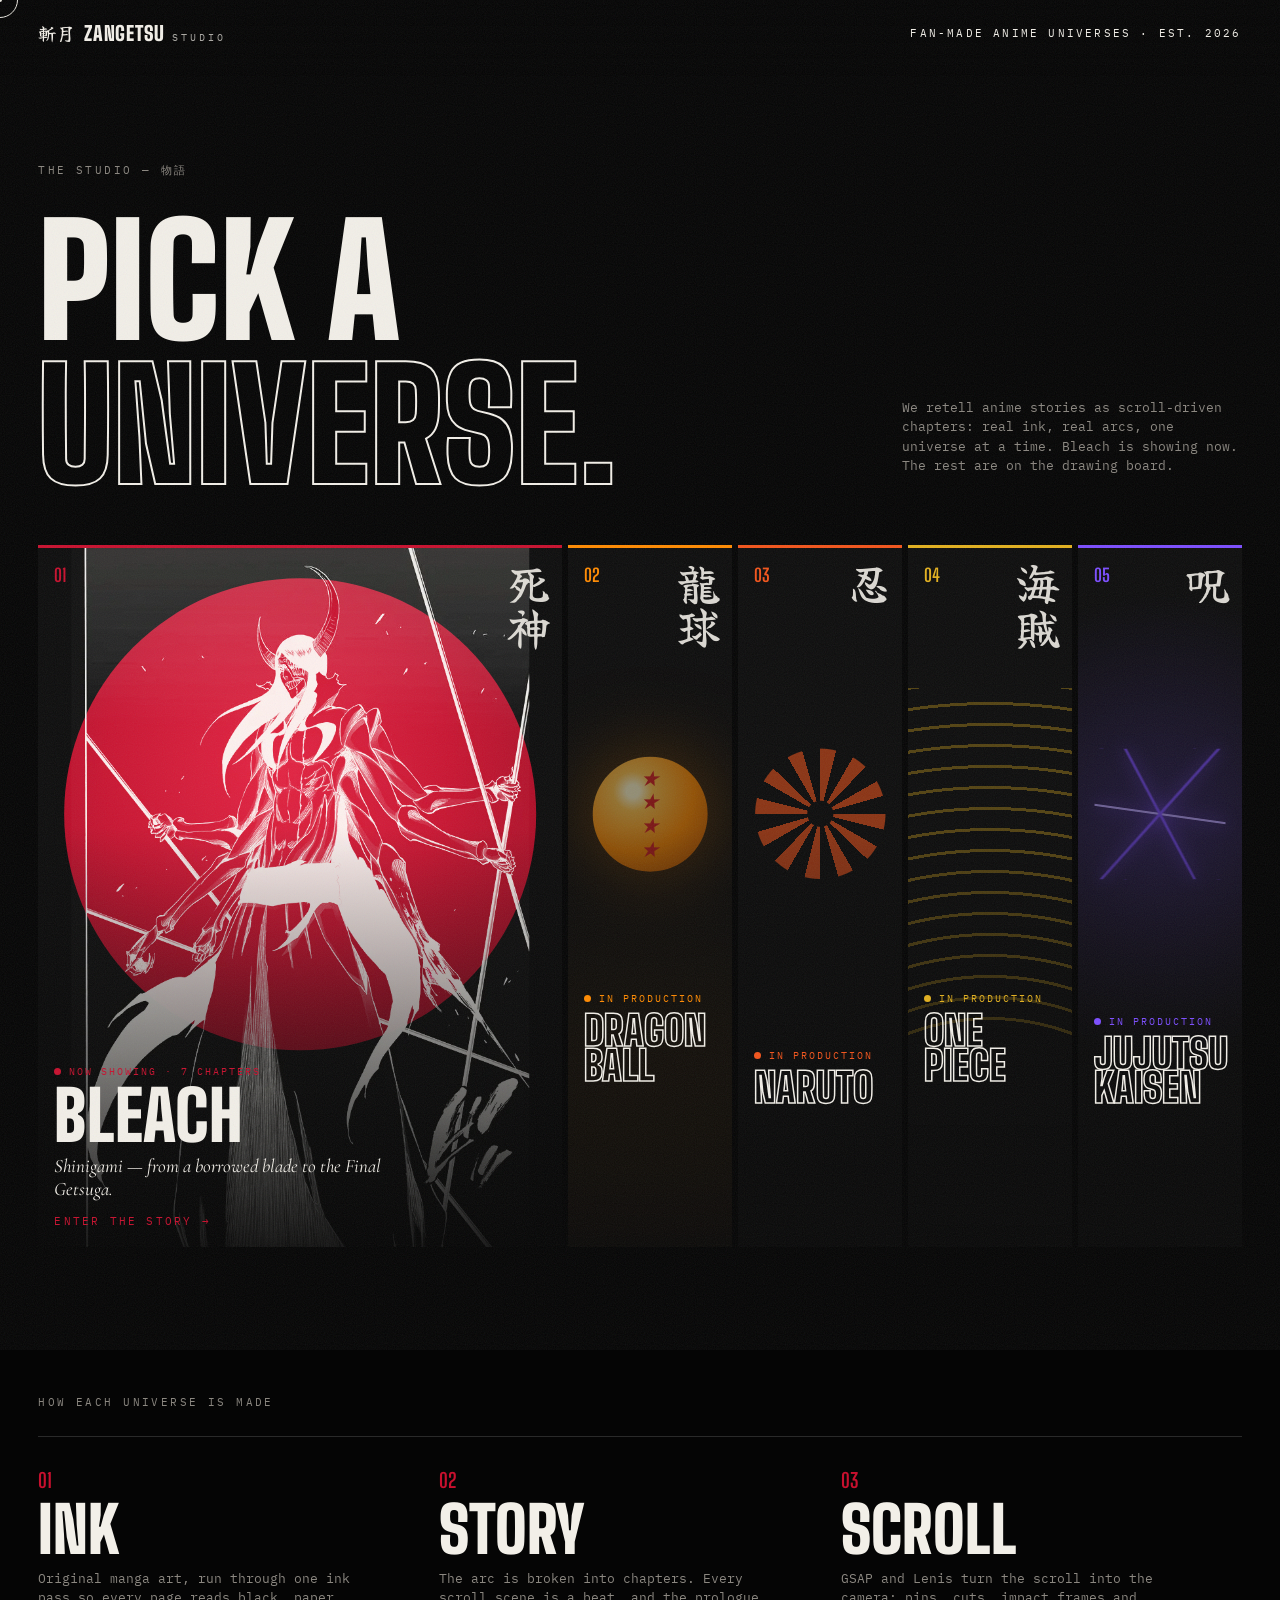
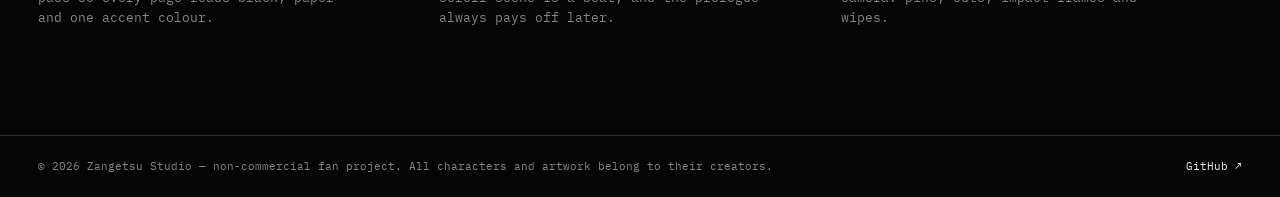
<file: index.html>
<!doctype html>
<html lang="en">
<head>
  <meta charset="utf-8">
  <meta name="viewport" content="width=device-width, initial-scale=1">
  <title>Zangetsu Studio</title>
  <meta name="description" content="Zangetsu Studio — fan-made anime universes, told as hand-inked, scroll-driven stories.">
  <link rel="preconnect" href="https://fonts.googleapis.com">
  <link rel="preconnect" href="https://fonts.gstatic.com" crossorigin>
  <link href="https://fonts.googleapis.com/css2?family=Big+Shoulders+Display:wght@500;700;900&family=Cormorant+Garamond:ital,wght@1,500;1,600&family=IBM+Plex+Mono:wght@400;500&family=Yuji+Syuku&display=swap" rel="stylesheet">
  <link rel="stylesheet" href="shared/home.css">
</head>
<body>
  <div class="grain" aria-hidden="true"></div>
  <div class="cursor" aria-hidden="true"><span></span></div>
  <div class="wipe-out" aria-hidden="true"></div>

  <header class="nav">
    <a href="./" class="nav-logo"><b>斬月</b> ZANGETSU<span>STUDIO</span></a>
    <span class="nav-meta">FAN-MADE ANIME UNIVERSES · EST. 2026</span>
  </header>

  <main>
    <section class="intro">
      <span class="eyebrow">THE STUDIO — 物語</span>
      <h1 class="intro-title">
        <span class="line"><span>PICK A</span></span>
        <span class="line"><span><em>UNIVERSE.</em></span></span>
      </h1>
      <p class="intro-sub">We retell anime stories as scroll-driven chapters: real ink, real arcs, one universe at a time. Bleach is showing now. The rest are on the drawing board.</p>
    </section>

    <section class="universes" aria-label="Universes">
      <a class="uni is-live" href="bleach/" style="--accent:#c8102e" data-name="BLEACH">
        <div class="uni-art"><img src="bleach/assets/art/hero.webp" alt=""><i class="moon"></i></div>
        <span class="uni-n">01</span>
        <span class="uni-kanji">死神</span>
        <div class="uni-body">
          <span class="uni-status"><i></i>NOW SHOWING · 7 CHAPTERS</span>
          <h2 class="uni-name">BLEACH</h2>
          <p class="uni-tag">Shinigami — from a borrowed blade to the Final Getsuga.</p>
          <span class="uni-cta">ENTER THE STORY →</span>
        </div>
      </a>
      <a class="uni" href="dragonball/" style="--accent:#ff8a00" data-name="DRAGON BALL">
        <div class="uni-art art-db"><i class="orb"></i></div>
        <span class="uni-n">02</span>
        <span class="uni-kanji">龍球</span>
        <div class="uni-body">
          <span class="uni-status"><i></i>IN PRODUCTION</span>
          <h2 class="uni-name">DRAGON<br>BALL</h2>
          <p class="uni-tag">Seven orbs, one wish, and a Saiyan who never stops getting stronger.</p>
          <span class="uni-cta">SEE THE BOARD →</span>
        </div>
      </a>
      <a class="uni" href="naruto/" style="--accent:#f2541b" data-name="NARUTO">
        <div class="uni-art art-naruto"><i class="swirl"></i></div>
        <span class="uni-n">03</span>
        <span class="uni-kanji">忍</span>
        <div class="uni-body">
          <span class="uni-status"><i></i>IN PRODUCTION</span>
          <h2 class="uni-name">NARUTO</h2>
          <p class="uni-tag">The village outcast who decided to be Hokage anyway.</p>
          <span class="uni-cta">SEE THE BOARD →</span>
        </div>
      </a>
      <a class="uni" href="onepiece/" style="--accent:#e2b01e" data-name="ONE PIECE">
        <div class="uni-art art-op"><i class="waves"></i></div>
        <span class="uni-n">04</span>
        <span class="uni-kanji">海賊</span>
        <div class="uni-body">
          <span class="uni-status"><i></i>IN PRODUCTION</span>
          <h2 class="uni-name">ONE<br>PIECE</h2>
          <p class="uni-tag">A straw hat, a rubber crew, and the edge of the Grand Line.</p>
          <span class="uni-cta">SEE THE BOARD →</span>
        </div>
      </a>
      <a class="uni" href="jujutsukaisen/" style="--accent:#7b4dff" data-name="JUJUTSU KAISEN">
        <div class="uni-art art-jjk"><i class="cracks"></i></div>
        <span class="uni-n">05</span>
        <span class="uni-kanji">呪</span>
        <div class="uni-body">
          <span class="uni-status"><i></i>IN PRODUCTION</span>
          <h2 class="uni-name">JUJUTSU<br>KAISEN</h2>
          <p class="uni-tag">Curses, domains, and a boy who swallowed a king.</p>
          <span class="uni-cta">SEE THE BOARD →</span>
        </div>
      </a>
    </section>

    <section class="method">
      <span class="eyebrow">HOW EACH UNIVERSE IS MADE</span>
      <ol>
        <li><b>01</b><h3>INK</h3><p>Original manga art, run through one ink pass so every page reads black, paper and one accent colour.</p></li>
        <li><b>02</b><h3>STORY</h3><p>The arc is broken into chapters. Every scroll scene is a beat, and the prologue always pays off later.</p></li>
        <li><b>03</b><h3>SCROLL</h3><p>GSAP and Lenis turn the scroll into the camera: pins, cuts, impact frames and wipes.</p></li>
      </ol>
    </section>
  </main>

  <footer class="foot">
    <span>© 2026 Zangetsu Studio — non-commercial fan project. All characters and artwork belong to their creators.</span>
    <a href="https://github.com/Sayandeep1013/ZangetsuStudio">GitHub ↗</a>
  </footer>

  <script src="shared/vendor/gsap.min.js"></script>
  <script src="shared/home.js"></script>
</body>
</html>
</file>
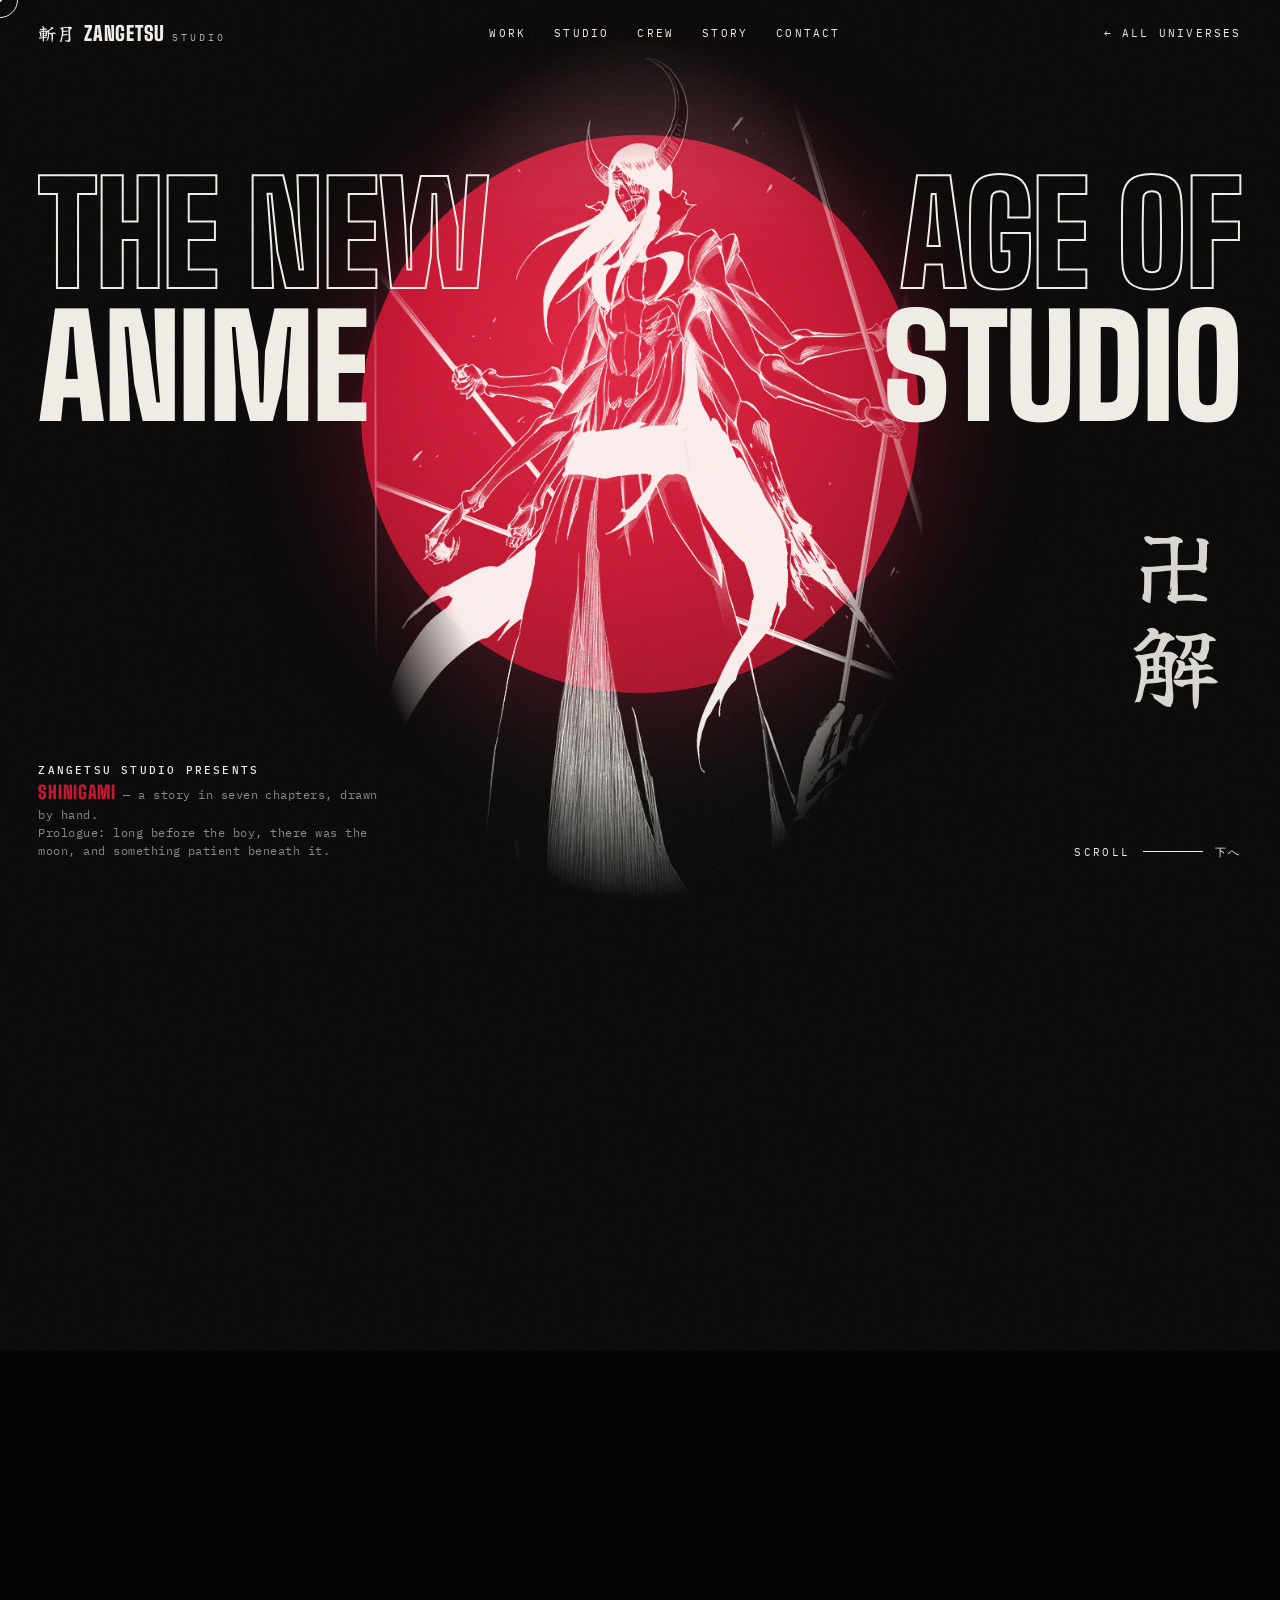
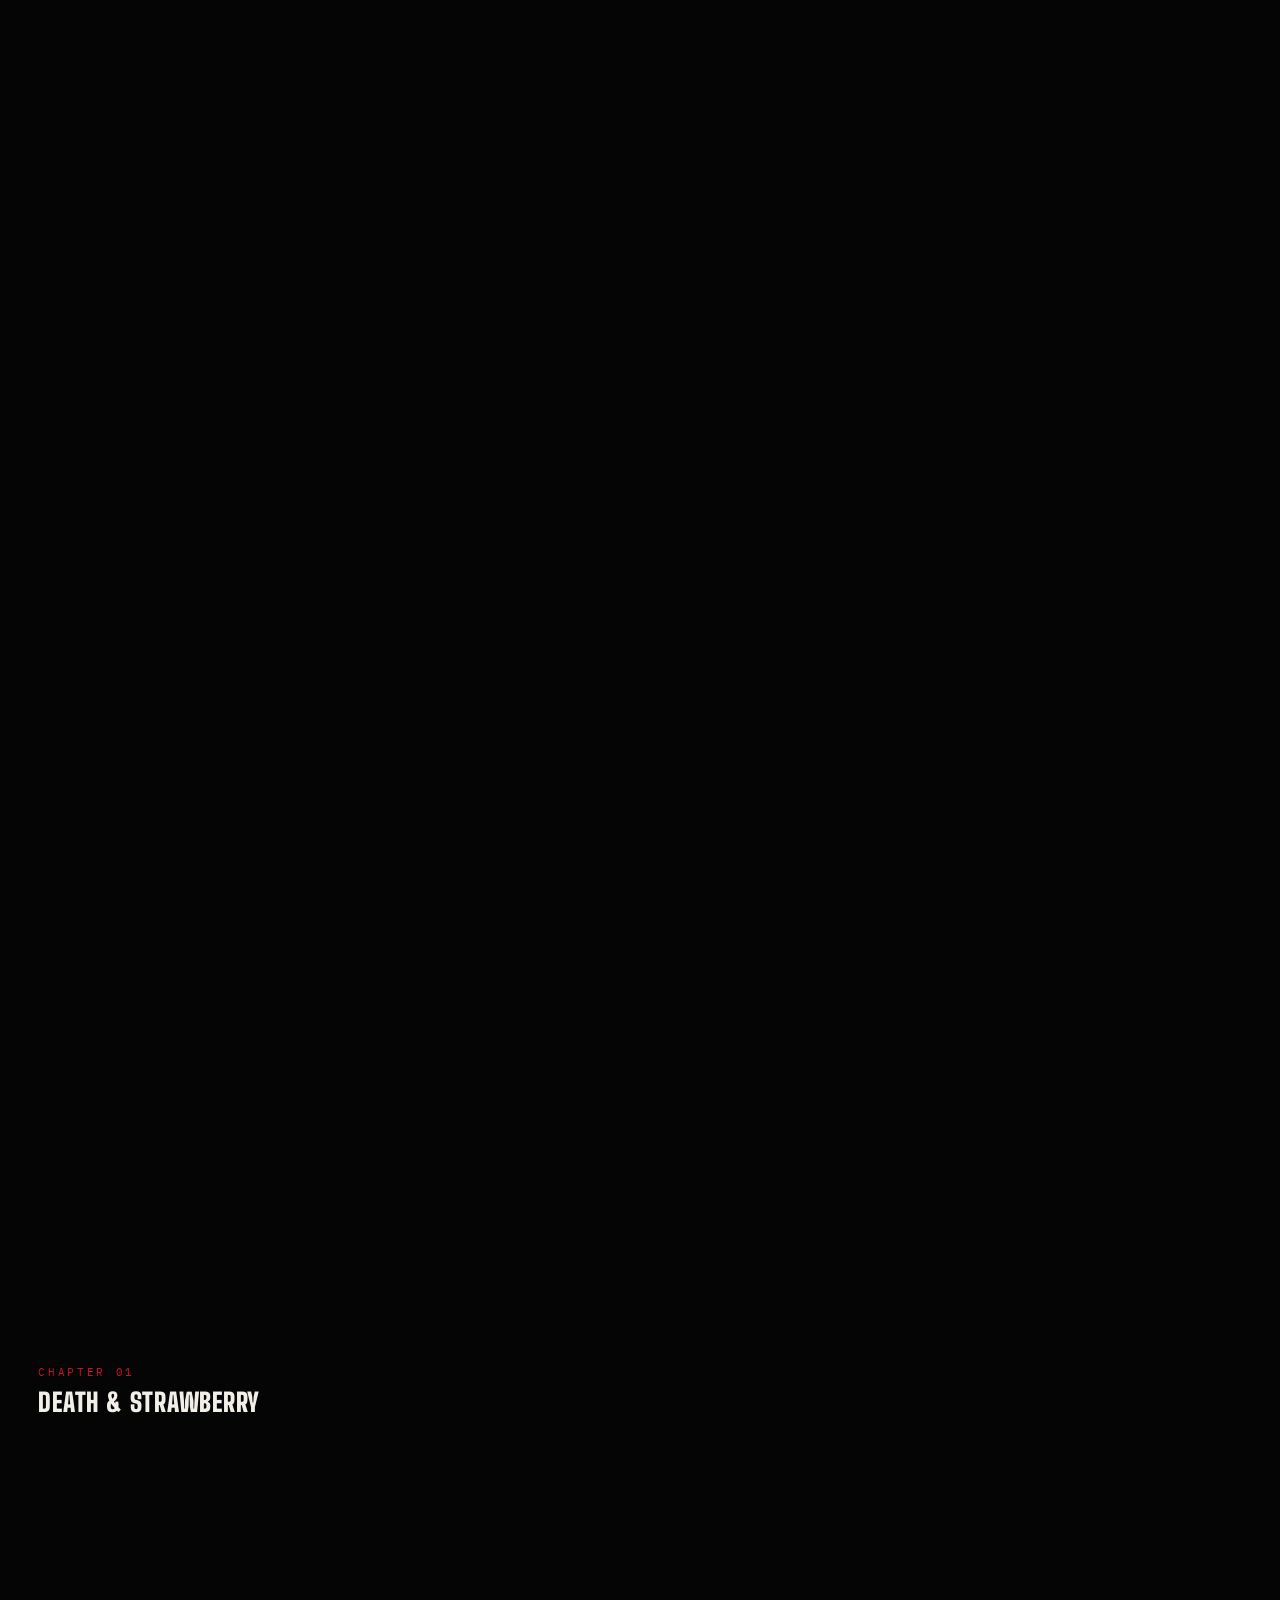
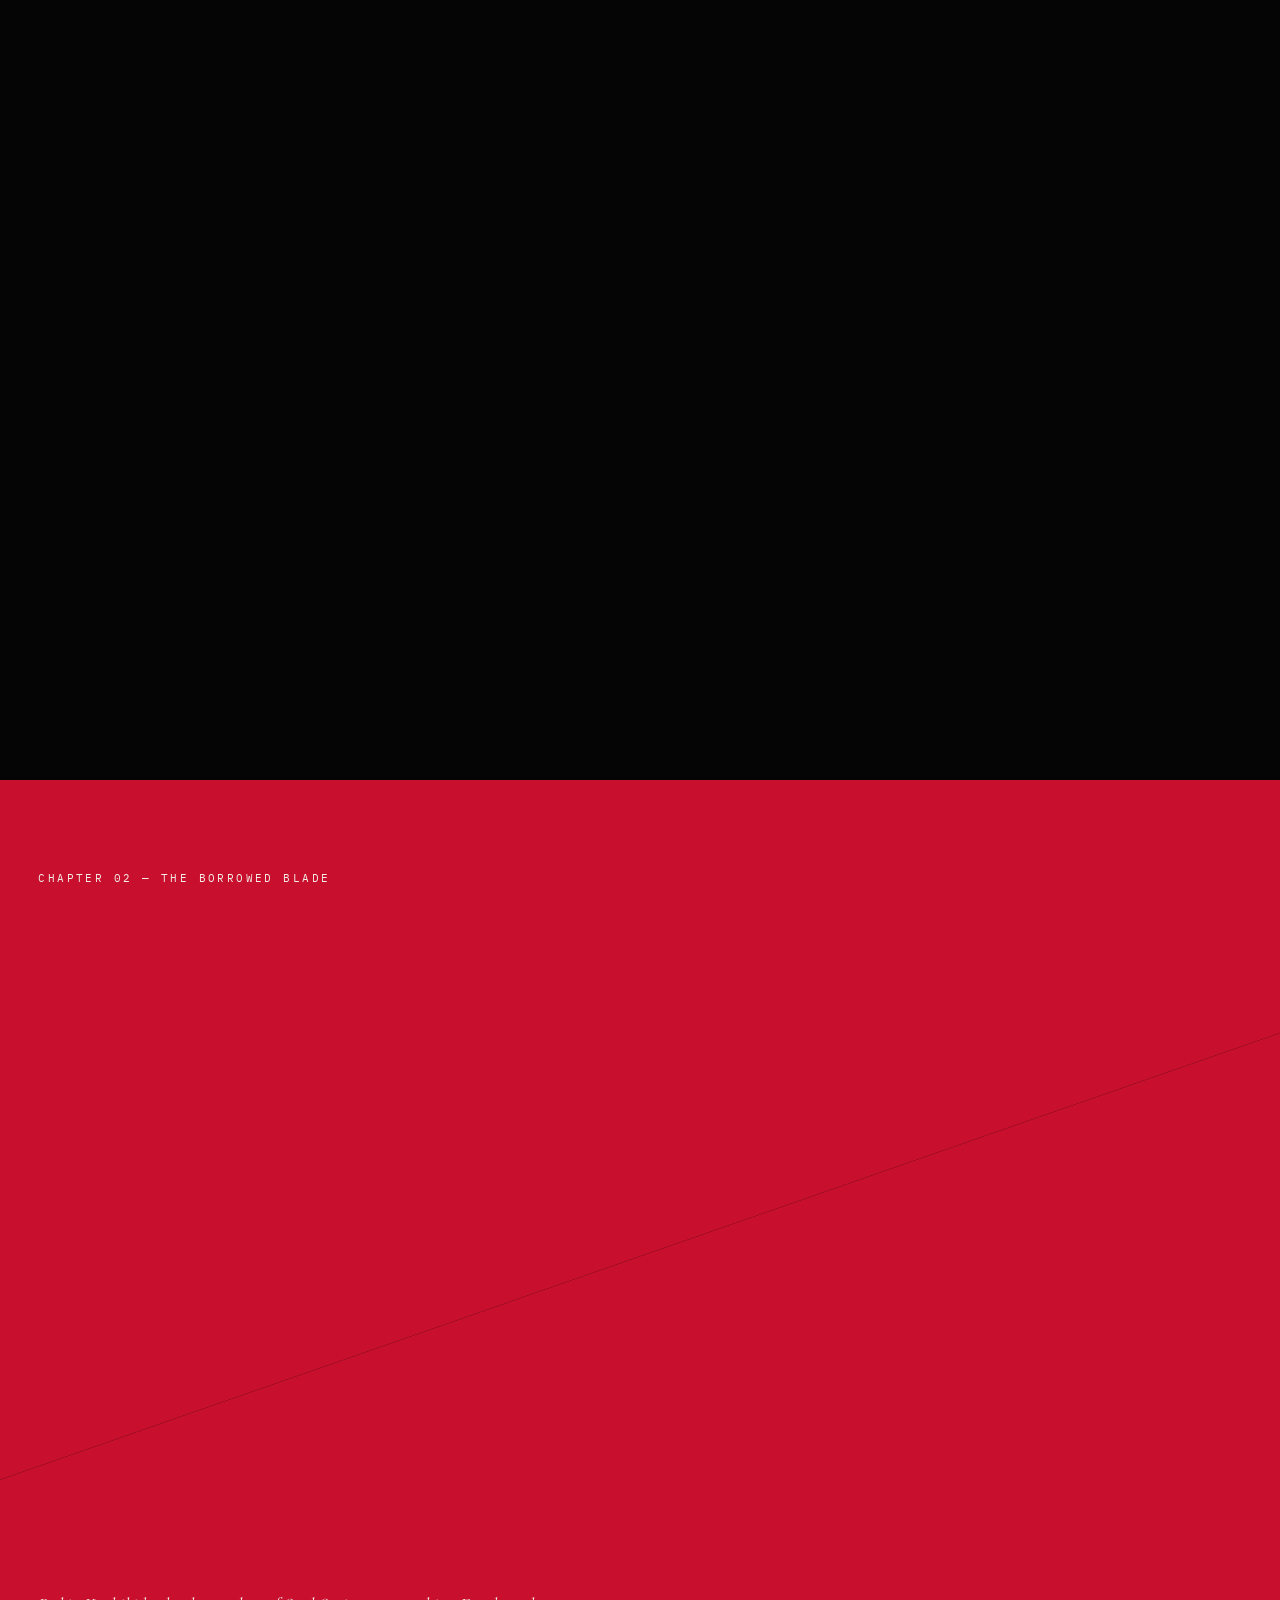
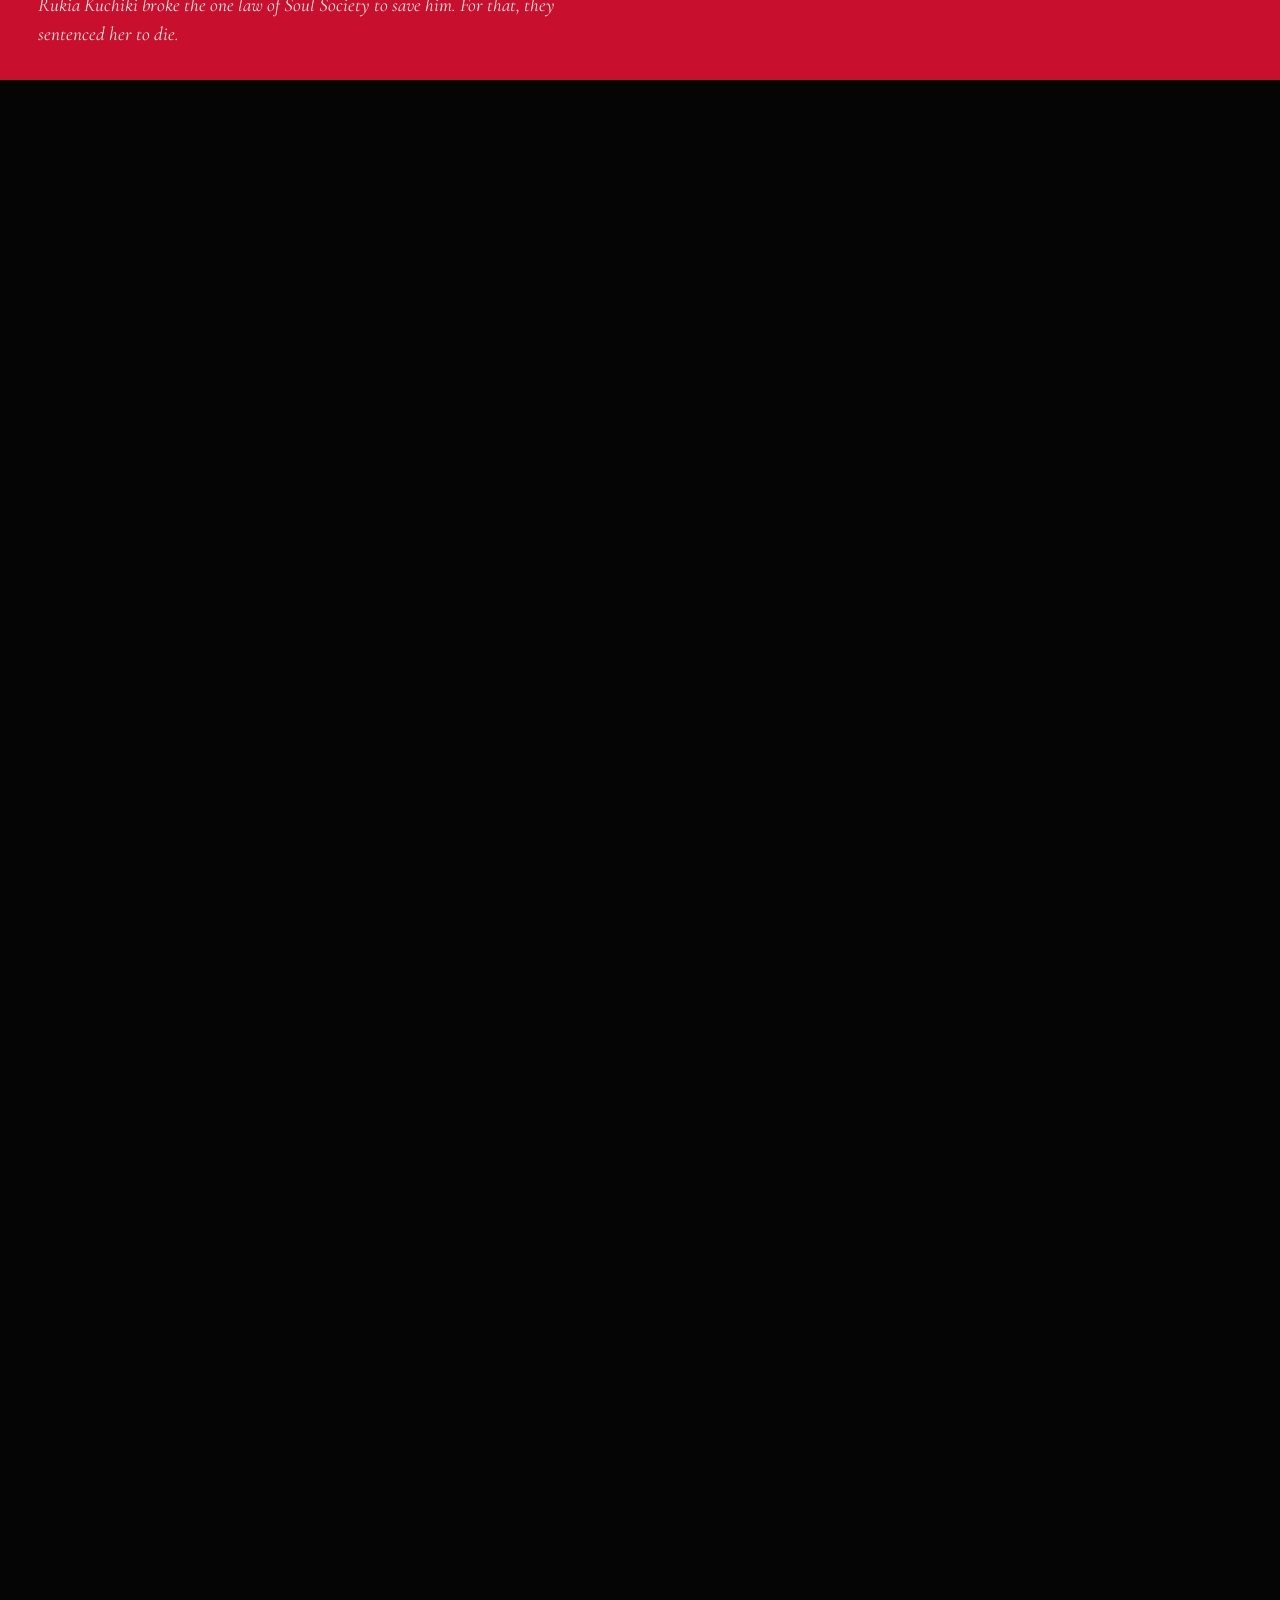
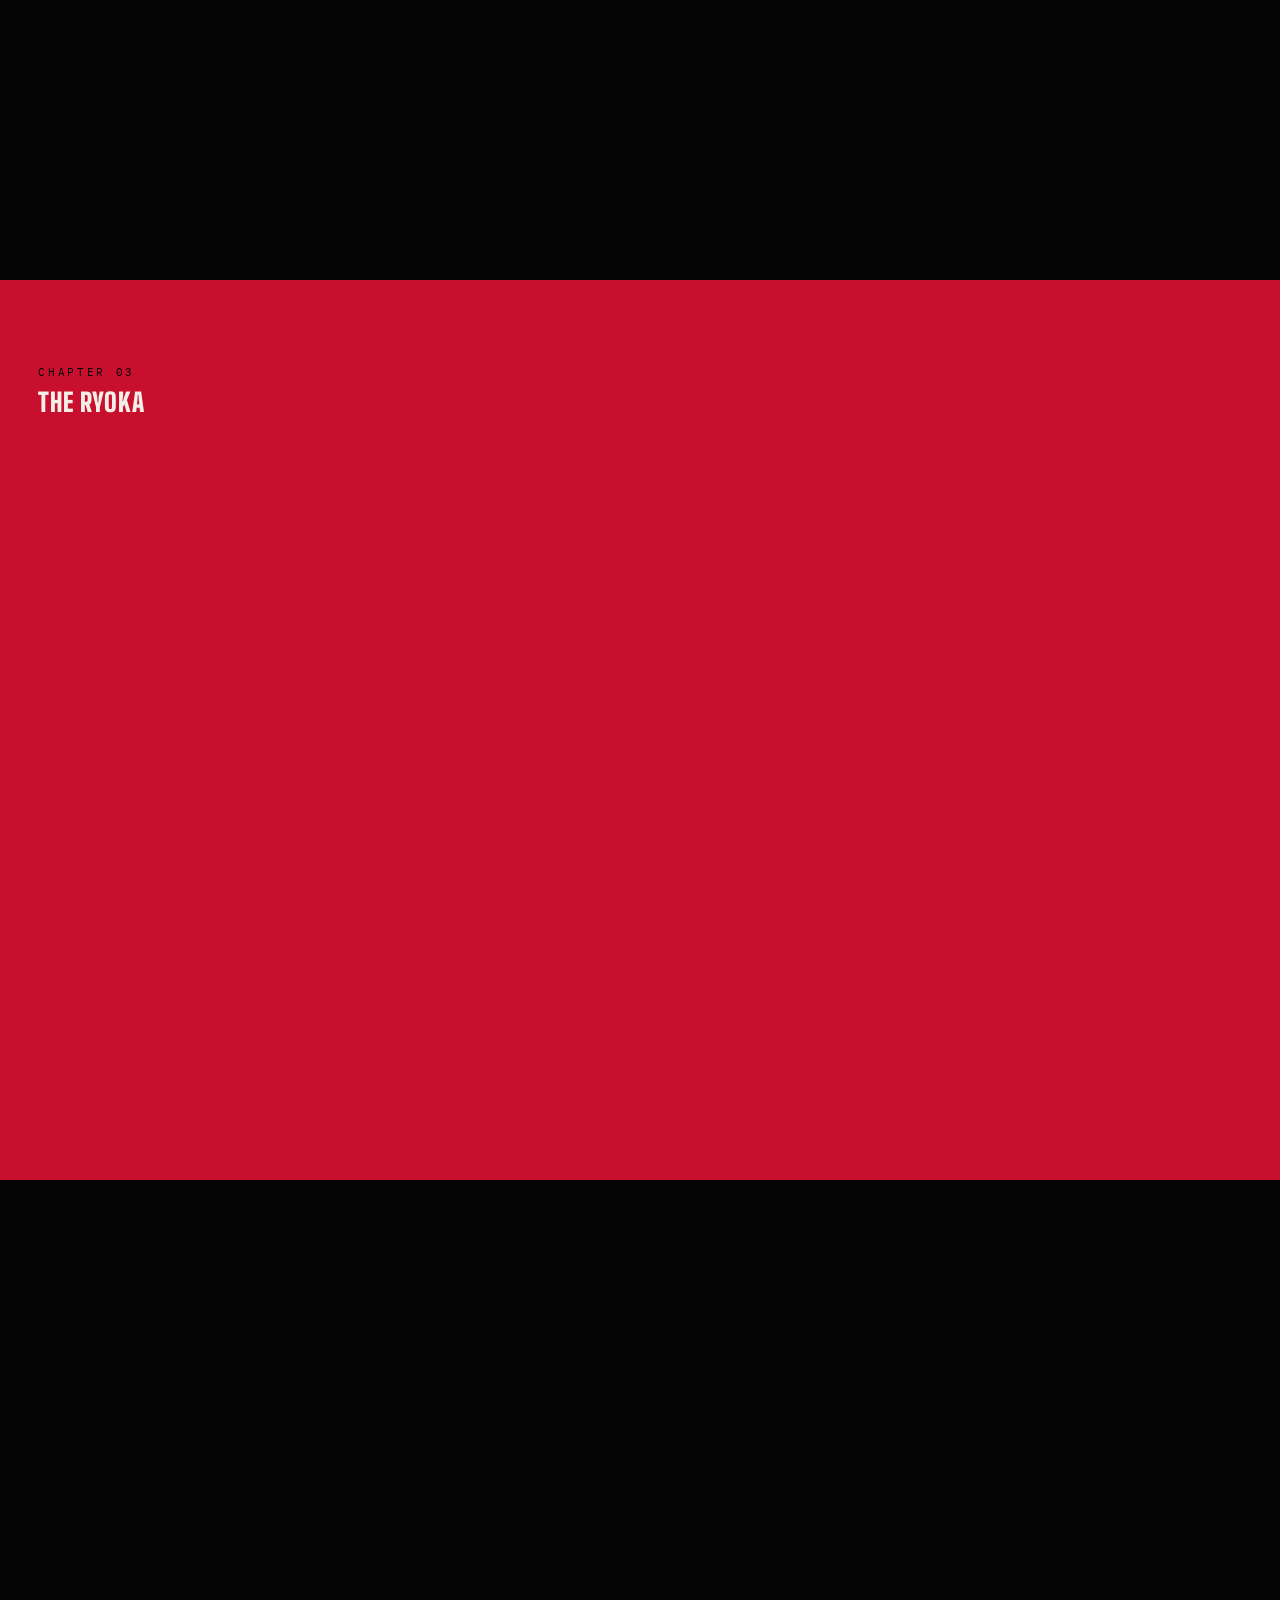
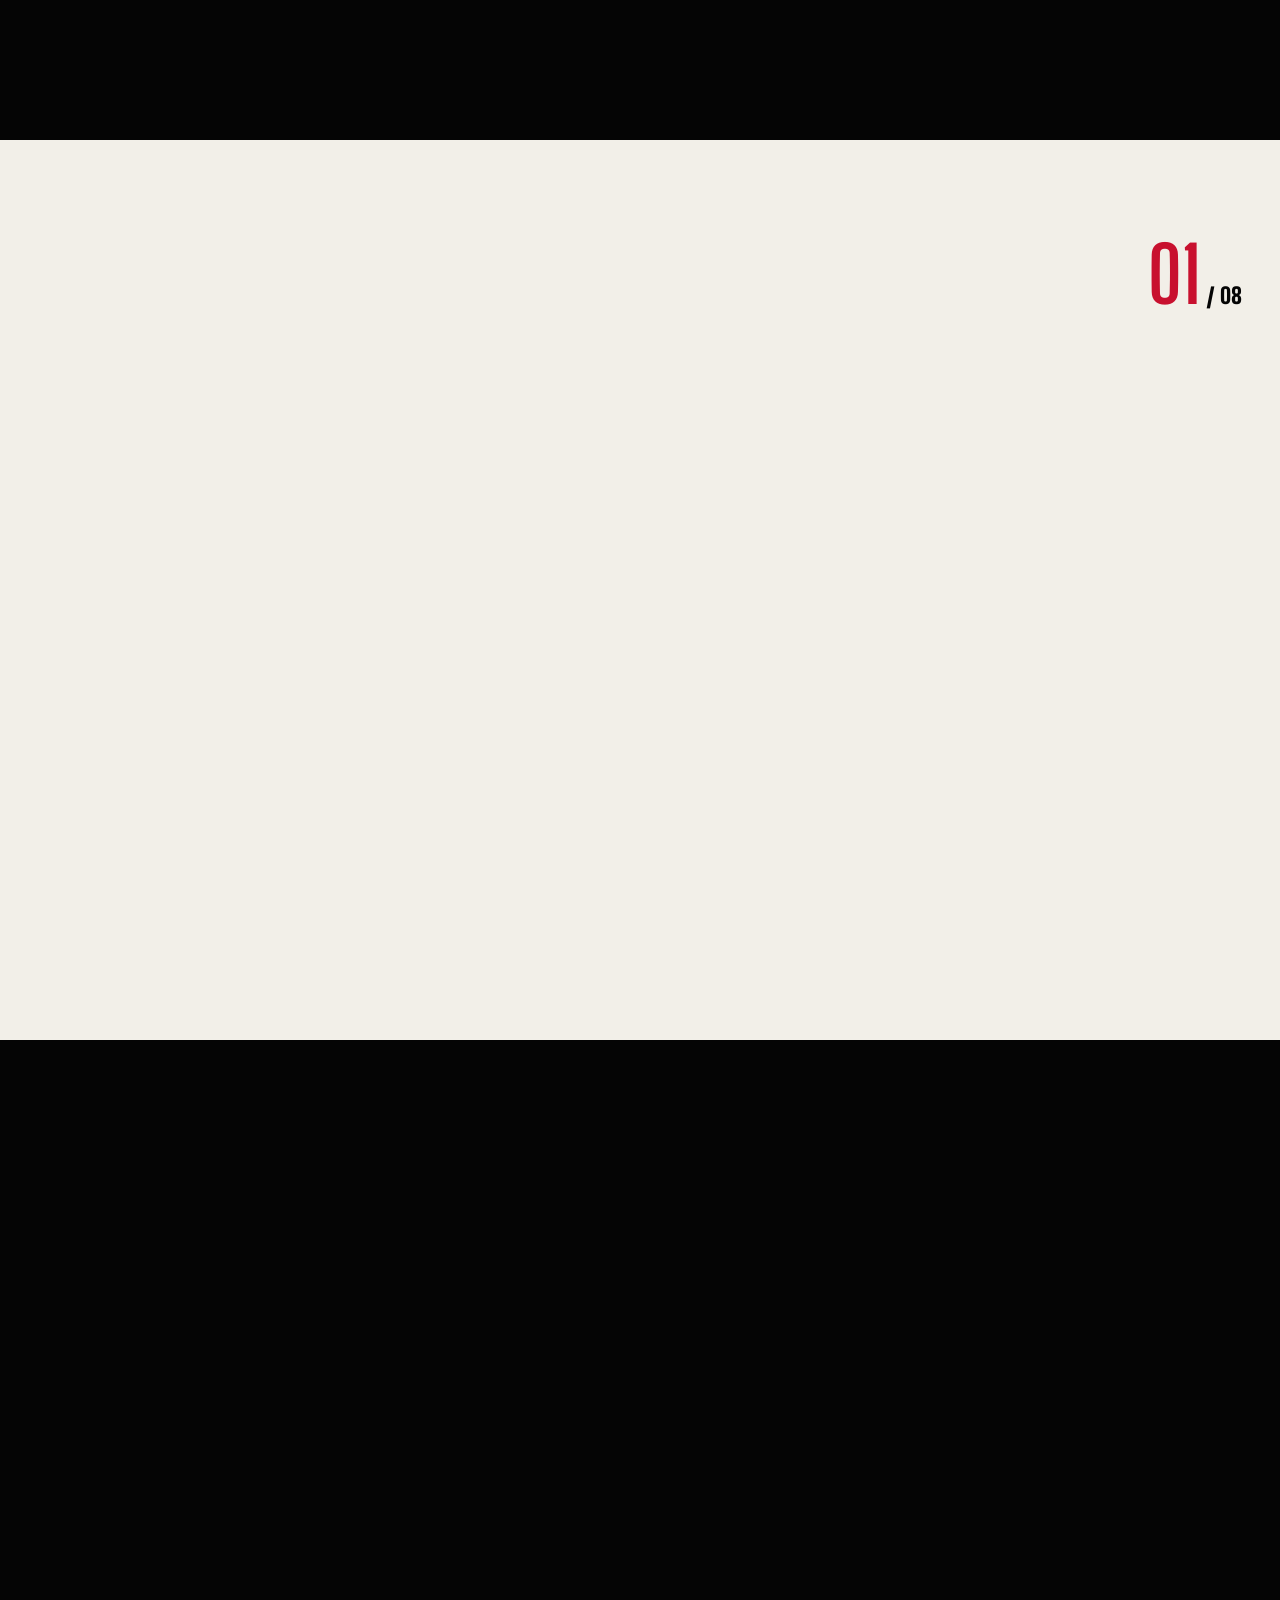
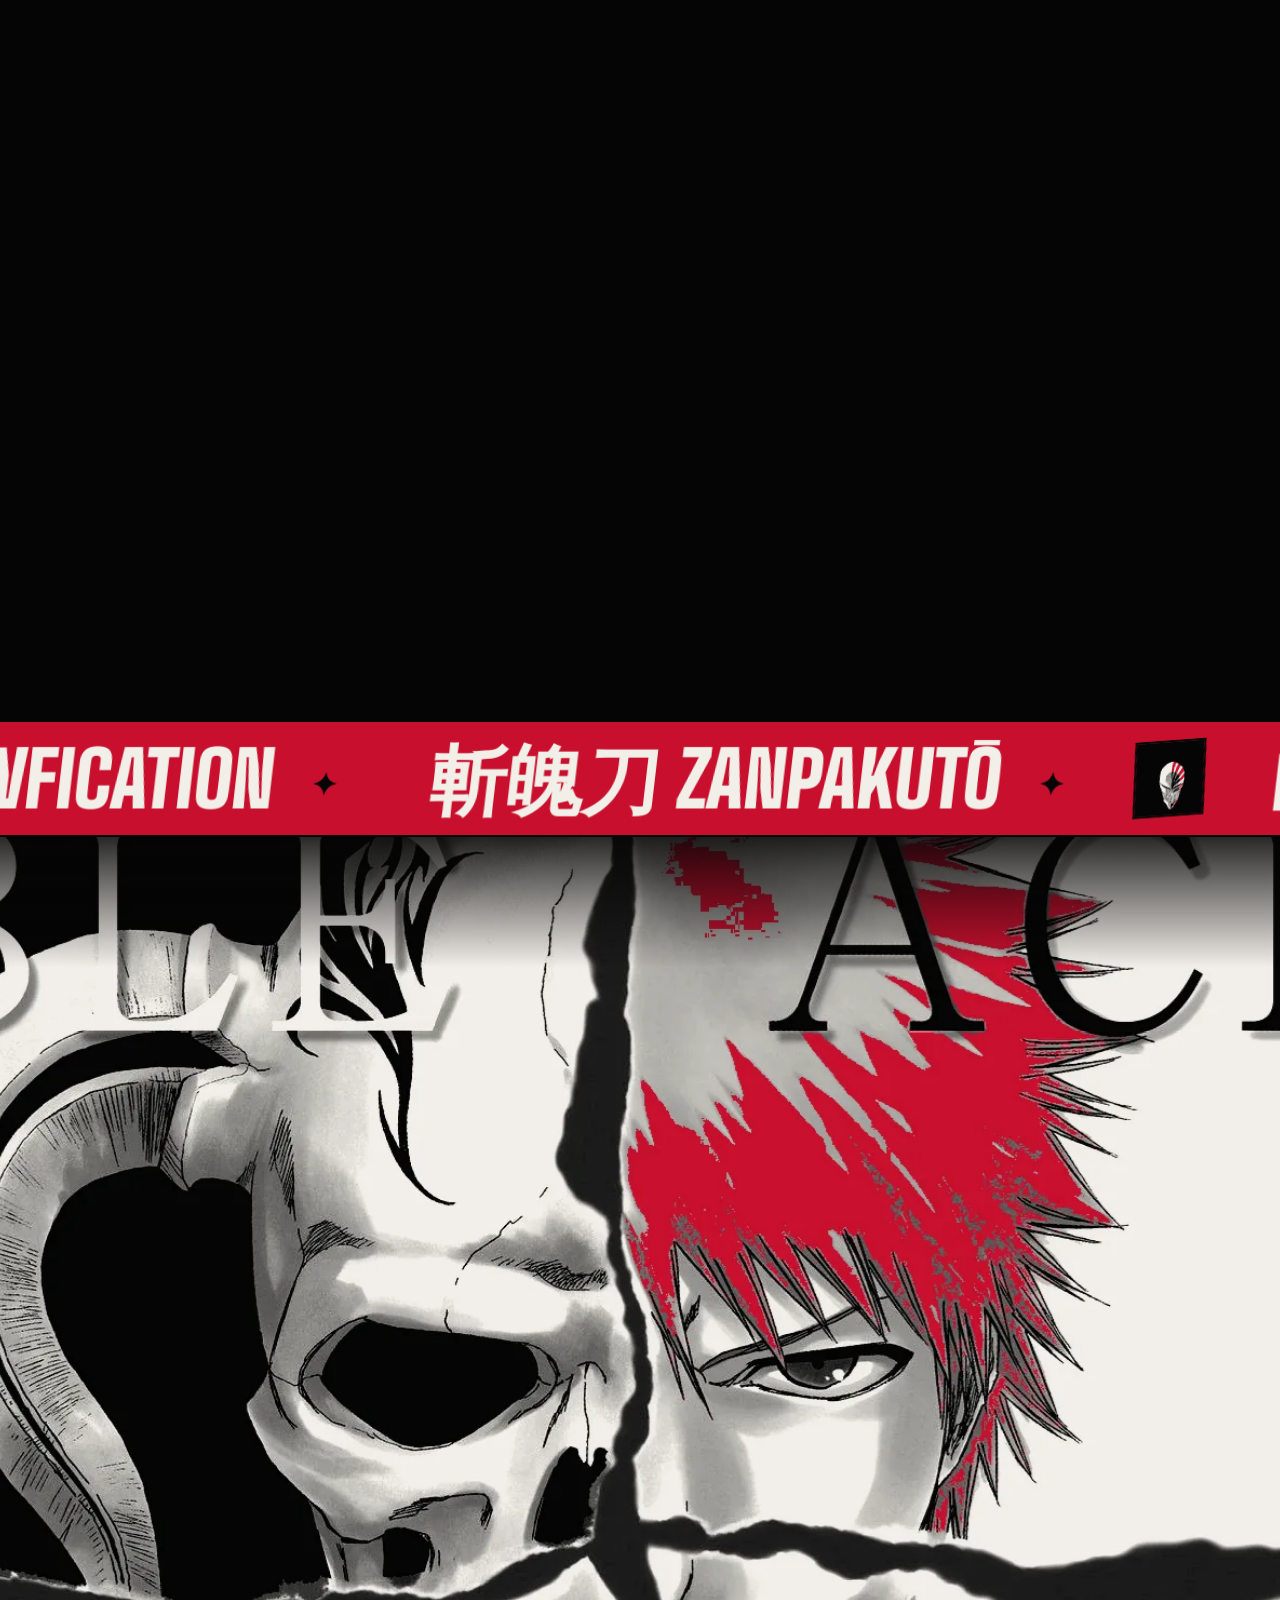
<file: bleach/index.html>
<!doctype html>
<html lang="en">
<head>
  <meta charset="utf-8">
  <meta name="viewport" content="width=device-width, initial-scale=1">
  <title>Zangetsu Studio</title>
  <meta name="description" content="Zangetsu Studio — a Bleach-inspired anime studio fan site.">
  <link rel="preconnect" href="https://fonts.googleapis.com">
  <link rel="preconnect" href="https://fonts.gstatic.com" crossorigin>
  <link href="https://fonts.googleapis.com/css2?family=Big+Shoulders+Display:wght@500;700;900&family=Cormorant+Garamond:ital,wght@1,500;1,600&family=IBM+Plex+Mono:wght@400;500&family=Yuji+Syuku&display=swap" rel="stylesheet">
  <link rel="stylesheet" href="css/style.css">
</head>
<body>

  <!-- ink filter shared by all hand-drawn SVG art -->
  <svg width="0" height="0" style="position:absolute" aria-hidden="true">
    <defs>
      <filter id="ink" x="-5%" y="-5%" width="110%" height="110%">
        <feTurbulence type="fractalNoise" baseFrequency="0.035" numOctaves="3" seed="7" result="n"/>
        <feDisplacementMap in="SourceGraphic" in2="n" scale="6" xChannelSelector="R" yChannelSelector="G"/>
      </filter>
      <filter id="ink-soft">
        <feTurbulence type="fractalNoise" baseFrequency="0.02" numOctaves="2" seed="3" result="n"/>
        <feDisplacementMap in="SourceGraphic" in2="n" scale="3"/>
      </filter>
    </defs>
  </svg>

  <div class="grain" aria-hidden="true"></div>
  <div class="cursor" aria-hidden="true"><span></span></div>
  <aside class="hud" aria-hidden="true">
    <span class="hud-ch" id="hudCh">PROLOGUE</span>
    <span class="hud-title" id="hudTitle">UNDER THE MOON</span>
    <div class="hud-ticks" id="hudTicks"></div>
  </aside>

  <!-- LOADER -->
  <div class="loader" id="loader">
    <img class="loader-panel" alt="" aria-hidden="true">
    <div class="loader-kanji">斬</div>
    <div class="loader-meta">
      <span>ZANGETSU STUDIO</span>
      <span class="loader-count" id="loaderCount">000</span>
    </div>
    <div class="loader-bar"><i id="loaderBar"></i></div>
  </div>

  <!-- NAV -->
  <header class="nav">
    <a href="#hero" class="nav-logo"><b>斬月</b> ZANGETSU<span>STUDIO</span></a>
    <nav class="nav-links">
      <a href="#work">Work</a>
      <a href="#manifesto">Studio</a>
      <a href="#roster">Crew</a>
      <a href="#descent">Story</a>
      <a href="#contact">Contact</a>
    </nav>
    <a class="nav-meta" href="../">← ALL UNIVERSES</a>
  </header>

  <main>

    <!-- 01 HERO -->
    <section class="hero" id="hero" data-chapter="PROLOGUE" data-title="UNDER THE MOON" data-pin>
      <div class="hero-art art" aria-hidden="true">
        <div class="moon"></div>
        <img class="hero-ink" src="assets/art/hero.webp" alt="">
        <div class="hero-kanji">卍解</div>
      </div>
      <div class="scene-media" data-scene="hero"></div>

      <h1 class="hero-title">
        <span class="hero-l"><span class="line"><span>THE NEW</span></span><span class="line"><span>ANIME</span></span></span>
        <span class="hero-r"><span class="line"><span>AGE OF</span></span><span class="line"><span>STUDIO</span></span></span>
      </h1>
      <p class="hero-sub"><b>ZANGETSU STUDIO PRESENTS</b><br><em>SHINIGAMI</em> — a story in seven chapters, drawn by hand.<br>Prologue: long before the boy, there was the moon, and something patient beneath it.</p>
      <div class="hero-cue"><span>SCROLL</span><i></i><span>下へ</span></div>
      <div class="hero-flash"></div>
    </section>

    <!-- 02 DESCENT -->
    <section class="descent" id="descent" data-chapter="CHAPTER 01" data-title="DEATH &amp; STRAWBERRY" data-pin>
      <canvas class="reiatsu" id="reiatsu"></canvas>
      <div class="chapter-tag"><span>CHAPTER 01</span><b>DEATH &amp; STRAWBERRY</b></div>
      <div class="descent-inner">
        <div class="descent-art art" aria-hidden="true">
          <img class="descent-ink" src="assets/art/descent.webp" alt="">
          <svg class="blade" viewBox="0 0 80 640">
            <defs>
              <linearGradient id="steel" x1="0" x2="1">
                <stop offset="0" stop-color="#9aa0a8"/>
                <stop offset=".45" stop-color="#ffffff"/>
                <stop offset=".55" stop-color="#e9ecef"/>
                <stop offset="1" stop-color="#7d838b"/>
              </linearGradient>
            </defs>
            <rect x="31" y="0" width="18" height="130" rx="3" fill="#f2efe8"/>
            <path d="M31 10 L49 26 M49 10 L31 26 M31 34 L49 50 M49 34 L31 50 M31 58 L49 74 M49 58 L31 74 M31 82 L49 98 M49 82 L31 98 M31 106 L49 122 M49 106 L31 122" stroke="#050505" stroke-width="3"/>
            <path d="M12 128 h56 v10 h-20 v10 h-16 v-10 h-20 z" fill="#f2efe8"/>
            <path d="M30 148 L50 148 L50 590 L40 638 L30 590 Z" fill="url(#steel)"/>
            <path d="M40 150 L40 630" stroke="#050505" stroke-width=".8" opacity=".35"/>
          </svg>
          <div class="shock"></div>
          <div class="shock s2"></div>
        </div>
        <div class="scene-media" data-scene="descent"></div>
        <div class="descent-text">
          <div class="descent-kanji"><span>死</span><span>神</span></div>
          <p class="descent-cap">SHINIGAMI — <em>a boy who could see ghosts, a Hollow at his door, and a borrowed blade through the heart.</em></p>
        </div>
      </div>
    </section>

    <!-- 03 THE CUT -->
    <section class="frame" id="frame" data-chapter="CHAPTER 02" data-title="THE BORROWED BLADE" data-pin>
      <svg class="frame-gap" viewBox="0 0 100 100" preserveAspectRatio="none" aria-hidden="true">
        <polygon points="-4,78.3 104,24.6 104,27.6 -4,81.3" fill="#050505"/>
      </svg>
      <div class="frame-half a">
        <div class="frame-content">
          <span class="frame-label">CHAPTER 02 — THE BORROWED BLADE</span>
          <div class="frame-kanji">斬</div>
          <img class="frame-ink" src="assets/art/frame.webp" alt="">
          <h2 class="frame-title">SHE GAVE HIM<br>HER BLADE.</h2>
          <p class="frame-narr">Rukia Kuchiki broke the one law of Soul Society to save him. For that, they sentenced her to die.</p>
          <div class="scene-media" data-scene="frame"></div>
        </div>
      </div>
      <div class="frame-half b" aria-hidden="true">
        <div class="frame-content">
          <span class="frame-label">CHAPTER 02 — THE BORROWED BLADE</span>
          <div class="frame-kanji">斬</div>
          <img class="frame-ink" src="assets/art/frame.webp" alt="">
          <h2 class="frame-title">SHE GAVE HIM<br>HER BLADE.</h2>
          <p class="frame-narr">Rukia Kuchiki broke the one law of Soul Society to save him. For that, they sentenced her to die.</p>
          <div class="scene-media" data-scene="frame"></div>
        </div>
      </div>
      <svg class="slash" viewBox="0 0 100 100" preserveAspectRatio="none" aria-hidden="true">
        <polygon class="slash-stroke" points="-4,79.74 104,25.6 104,26.7 -4,79.8" fill="#fff"/>
      </svg>
    </section>

    <!-- 04 HIT -->
    <section class="hit" id="hit" data-chapter="CHAPTER 03" data-title="THE RYOKA" data-pin>
      <div class="speedlines" aria-hidden="true"></div>
      <div class="chapter-tag"><span>CHAPTER 03</span><b>THE RYOKA</b></div>
      <div class="hit-kanji" aria-hidden="true">撃</div>
      <img class="hit-ink" src="assets/art/hit.webp" alt="" aria-hidden="true">
      <div class="scene-media" data-scene="hit"></div>
      <div class="hit-type">
        <span class="hit-ours">ZARAKI KENPACHI ONLY CAME TO</span>
        <span class="hit-big"><span>F</span><span>I</span><span>G</span><span>H</span><span>T</span><span>.</span></span>
      </div>
      <p class="hit-cap">Ichigo stormed Soul Society to bring her home. The first wall he hit didn't want to stop him. It wanted to enjoy it.</p>
      <div class="hit-invert" aria-hidden="true"></div>
      <div class="wipe" aria-hidden="true">
        <i class="w1"></i><i class="w2"></i><i class="w3"></i>
      </div>
    </section>

    <!-- 07 ROSTER -->
    <section class="roster" id="roster" data-chapter="CHAPTER 04" data-title="THE THIRTEEN" data-pin>
      <div class="roster-head">
        <span class="eyebrow">CHAPTER 04 — THE THIRTEEN · 護廷十三隊</span>
        <h2>GOTEI<br>THIRTEEN.</h2>
        <p>Thirteen captains stood between him and the execution ground. Some blocked his way. Some opened doors. One had planned all of it.</p>
      </div>
      <div class="deck">
        <article class="card">
          <div class="card-art"><img src="assets/art/r1.webp" alt="Yamamoto Genryūsai" loading="lazy"></div>
          <div class="card-meta"><span>1ST DIVISION</span><b>流刃若火</b></div>
          <h3>YAMAMOTO GENRYŪSAI</h3>
          <p>Reduce all creation to ash.</p>
        </article>
        <article class="card">
          <div class="card-art"><img src="assets/art/r2.webp" alt="Shihōin Yoruichi" loading="lazy"></div>
          <div class="card-meta"><span>2ND DIVISION</span><b>瞬閧</b></div>
          <h3>SHIHŌIN YORUICHI</h3>
          <p>Flash Goddess.</p>
        </article>
        <article class="card">
          <div class="card-art"><img src="assets/art/r3.webp" alt="Kyōraku Shunsui" loading="lazy"></div>
          <div class="card-meta"><span>8TH DIVISION</span><b>花天狂骨</b></div>
          <h3>KYŌRAKU SHUNSUI</h3>
          <p>Flower wind rage, flower god roar.</p>
        </article>
        <article class="card">
          <div class="card-art"><img src="assets/art/r4.webp" alt="Abarai Renji" loading="lazy"></div>
          <div class="card-meta"><span>6TH LIEUTENANT</span><b>蛇尾丸</b></div>
          <h3>ABARAI RENJI</h3>
          <p>Howl, Zabimaru.</p>
        </article>
        <article class="card">
          <div class="card-art"><img src="assets/art/r5.webp" alt="Ukitake Jūshirō" loading="lazy"></div>
          <div class="card-meta"><span>13TH DIVISION</span><b>双魚理</b></div>
          <h3>UKITAKE JŪSHIRŌ</h3>
          <p>All waves, rise now.</p>
        </article>
        <article class="card">
          <div class="card-art"><img src="assets/art/r6.webp" alt="Kurotsuchi Mayuri" loading="lazy"></div>
          <div class="card-meta"><span>12TH DIVISION</span><b>疋殺地蔵</b></div>
          <h3>KUROTSUCHI MAYURI</h3>
          <p>Rip, Ashisogi Jizō.</p>
        </article>
        <article class="card">
          <div class="card-art"><img src="assets/art/r7.webp" alt="Aizen Sōsuke" loading="lazy"><i class="stamp">裏切り<br>TRAITOR</i></div>
          <div class="card-meta"><span>5TH DIVISION</span><b>鏡花水月</b></div>
          <h3>AIZEN SŌSUKE</h3>
          <p>Shatter, Kyōka Suigetsu.</p>
        </article>
        <article class="card">
          <div class="card-art"><img src="assets/art/r8.webp" alt="Kuchiki Byakuya" loading="lazy"></div>
          <div class="card-meta"><span>6TH DIVISION</span><b>千本桜</b></div>
          <h3>KUCHIKI BYAKUYA</h3>
          <p>Scatter, Senbonzakura.</p>
        </article>
      </div>
      <div class="roster-count"><b id="rosterNum">01</b><span>/ 08</span></div>
    </section>

    <!-- MARQUEE -->
    <div class="marquee" aria-hidden="true">
      <div class="marquee-track" data-speed="1">
        <span>卍解 BANKAI</span><span>始解 SHIKAI</span><span>虚化 HOLLOWFICATION</span><span>斬魄刀 ZANPAKUTŌ</span><span>瞬歩 SHUNPO</span><span>鬼道 KIDŌ</span>
      </div>
    </div>

    <!-- 08 HOLLOW -->
    <section class="hollow" id="hollow" data-chapter="CHAPTER 05" data-title="THE SCARMASK" data-pin>
      <img class="hollow-a" src="assets/art/hollow.webp" alt="Ichigo and his Hollow mask, chapter 289">
      <img class="hollow-b" src="assets/art/hollow-inv.webp" alt="" aria-hidden="true">
      <svg class="hollow-edge" viewBox="0 0 100 100" preserveAspectRatio="none" aria-hidden="true"><polyline id="hollowEdgeGlow" fill="none" stroke="#c8102e" stroke-opacity=".35" stroke-width="10" stroke-linejoin="round" vector-effect="non-scaling-stroke"/><polyline id="hollowEdge" fill="none" stroke="#c8102e" stroke-width="3" stroke-linejoin="round" vector-effect="non-scaling-stroke"/></svg>
      <div class="hollow-text">
        <div class="hollow-kanji"><span>虚</span><span>化</span></div>
        <span class="eyebrow">CHAPTER 05 — THE SCARMASK · 虚化</span>
        <p>The power came with a voice.<br>It wanted the body back.</p>
      </div>
    </section>

    <!-- 09 VERSUS -->
    <section class="versus" id="versus" data-chapter="CHAPTER 06" data-title="HUECO MUNDO" data-pin>
      <div class="vs-half l"><img src="assets/art/vs.webp" alt="Ichigo versus Ulquiorra, chapter 340"></div>
      <div class="vs-half r" aria-hidden="true"><img src="assets/art/vs.webp" alt=""></div>
      <div class="chapter-tag"><span>CHAPTER 06</span><b>HUECO MUNDO</b></div>
      <p class="vs-narr">Remember the moon? This is what was waiting under it.</p>
      <div class="vs-flash" aria-hidden="true"></div>
      <div class="vs-word" aria-hidden="true"><span>V</span><span>S</span></div>
      <div class="vs-name l"><span class="eyebrow">SUBSTITUTE SHINIGAMI</span><b>KUROSAKI<br>ICHIGO</b></div>
      <div class="vs-name r"><span class="eyebrow">CUATRO ESPADA</span><b>ULQUIORRA<br>CIFER</b></div>
    </section>

    <!-- 10 MUGETSU -->
    <section class="mugetsu" id="mugetsu" data-pin data-chapter="CHAPTER 07" data-title="MUGETSU">
      <div class="chapter-tag"><span>CHAPTER 07</span><b>MUGETSU</b></div>

      <!-- beat A: a manga page assembles itself -->
      <div class="mg-page">
        <figure class="mg-panel a1"><img src="assets/art/ch7/p1.webp" alt="Aizen's final fusion, chapter 419"></figure>
        <figure class="mg-panel a2"><img src="assets/art/ch7/p2.webp" alt="Aizen's fourth form, chapter 415"></figure>
        <figure class="mg-panel a3"><img src="assets/art/ch7/p3.webp" alt="Ichigo's eyes, chapter 420"></figure>
        <figure class="mg-panel a4"><img src="assets/art/ch7/p4.webp" alt="Ichigo in the Final Getsuga form, chapter 420"></figure>
        <figure class="mg-panel a5"><img src="assets/art/ch7/p5.webp" alt="Ichigo lands, chapter 421"></figure>
        <p class="mg-box b1">Aizen had become something no blade could cut.</p>
        <p class="mg-box b2">So Ichigo stopped being a swordsman.</p>
        <p class="mg-box b3">He became the Getsuga itself.</p>
      </div>

      <!-- beat B: ink floods the page; no moon -->
      <canvas class="mg-flood" aria-hidden="true"></canvas>
      <img class="mg-pillar" src="assets/art/ch7/pillar.webp" alt="The pillar of Mugetsu, chapter 420">
      <div class="mg-kanji" aria-hidden="true"><span>無<i></i></span><span>月<i></i></span></div>
      <p class="mg-nomoon"><b>MUGETSU</b> — <em>no moon.</em><br>Not the one over the prologue. Not the one over Hueco Mundo. None.</p>

      <!-- beat C: the blade goes back -->
      <div class="mg-farewell">
        <div class="fw-art">
          <img class="fw-ichigo" src="assets/art/ch7/farewell-ichigo.webp" alt="Ichigo and Rukia, chapter 423">
          <canvas class="fw-rukia" aria-hidden="true"></canvas>
        </div>
        <h2 class="fw-title"><span class="line"><span>GOODBYE,</span></span><span class="line"><span>RUKIA.</span></span></h2>
        <p class="fw-narr">On the first night she gave him a blade. On the last, he couldn't even see her leave.</p>
        <span class="fw-end">END OF ARC · 死神</span>
      </div>
    </section>

    <!-- MARQUEE -->
    <div class="marquee alt" aria-hidden="true">
      <div class="marquee-track" data-speed="-1">
        <span>KUROSAKI ICHIGO</span><span>黒崎一護</span><span>ZANGETSU</span><span>斬月</span><span>TENSA ZANGETSU</span><span>天鎖斬月</span>
      </div>
    </div>

    <!-- 11 FRAMES -->
    <section class="frames" id="frames" data-pin>
      <div class="frames-head">
        <span class="eyebrow">THE STORYBOARD</span>
        <h2>FRAMES FROM THE STORY</h2>
      </div>
      <div class="frames-track" id="framesTrack">
        <figure class="panel"><div class="panel-art"><img src="assets/art/g1.webp" alt="" loading="lazy"></div><figcaption><span>CH.346</span>THE WRATH</figcaption></figure>
        <figure class="panel"><div class="panel-art"><img src="assets/art/g2.webp" alt="" loading="lazy"></div><figcaption><span>CH.384</span>CAN'T FEAR YOUR OWN SWORD</figcaption></figure>
        <figure class="panel"><div class="panel-art"><img src="assets/art/g3.webp" alt="" loading="lazy"></div><figcaption><span>CH.388</span>EAGLE WITHOUT WINGS</figcaption></figure>
        <figure class="panel"><div class="panel-art"><img src="assets/art/g4.webp" alt="" loading="lazy"></div><figcaption><span>CH.161</span>SCRATCH THE SKY</figcaption></figure>
        <figure class="panel"><div class="panel-art"><img src="assets/art/g5.webp" alt="" loading="lazy"></div><figcaption><span>CH.401</span>DEICIDE</figcaption></figure>
        <figure class="panel"><div class="panel-art"><img src="assets/art/g6.webp" alt="" loading="lazy"></div><figcaption><span>CH.144</span>ROSA RUBICUNDIOR</figcaption></figure>
      </div>
    </section>

    <!-- 05 MANIFESTO -->
    <section class="manifesto" id="manifesto">
      <span class="eyebrow">EPILOGUE — WHO DREW IT</span>
      <h2 class="manifesto-title">
        <span class="line"><span>HAND-DRAWN</span></span>
        <span class="line"><span>INSTINCT.</span></span>
        <span class="line"><span><em>NEW-AGE</em> PIPELINE.</span></span>
      </h2>
      <div class="manifesto-cols">
        <p>We storyboard on paper, ink by hand, and finish with a pipeline built for speed. Every shot starts as a brush line and ends as a frame you can feel in your teeth.</p>
        <blockquote class="poem">
          Every blade remembers<br>the hand that drew it.<br>So we draw it again.
        </blockquote>
      </div>
      <div class="stats">
        <div><b data-count="13">0</b><span>Divisions in the crew</span></div>
        <div><b data-count="24">0</b><span>Frames every second</span></div>
        <div><b data-count="686">0</b><span>Episodes of research</span></div>
        <div><b data-count="1">0</b><span>Final Getsuga</span></div>
      </div>
    </section>

    <!-- 06 WORK -->
    <section class="work" id="work">
      <div class="work-head">
        <span class="eyebrow">WHAT WE MAKE</span>
        <span class="eyebrow">04 DISCIPLINES</span>
      </div>
      <ul class="work-list">
        <li data-preview="p1"><span class="n">01</span><span class="t">ORIGINAL SERIES &amp; SHORTS</span><span class="d">Story-first worlds, from pilot to season.</span><span class="k">物語</span></li>
        <li data-preview="p2"><span class="n">02</span><span class="t">MUSIC VIDEOS</span><span class="d">Cut on the beat, inked on the downbeat.</span><span class="k">音</span></li>
        <li data-preview="p3"><span class="n">03</span><span class="t">BRAND &amp; COMMERCIAL</span><span class="d">Fifteen seconds that hit like a bankai.</span><span class="k">刃</span></li>
        <li data-preview="p4"><span class="n">04</span><span class="t">TITLES &amp; TRAILERS</span><span class="d">Openings people refuse to skip.</span><span class="k">題</span></li>
      </ul>
      <div class="work-preview" aria-hidden="true"><div class="wp-inner"></div></div>
    </section>

    <!-- ARCHIVE: random panels, reshuffled every visit -->
    <section class="archive" id="archive">
      <div class="archive-head">
        <span class="eyebrow">FROM THE ARCHIVE — 記録</span>
        <p>Loose panels from the desk. A different handful every visit.</p>
      </div>
      <div class="scatter-zone" data-scatter="6" aria-hidden="true"></div>
    </section>

    <!-- 12 CONTACT -->
    <footer class="contact" id="contact">
      <span class="eyebrow">TO BE CONTINUED — START A PROJECT</span>
      <a class="contact-big" href="mailto:hello@zangetsu.studio">LET'S DRAW<br><em>THE NEXT CHAPTER.</em></a>
      <div class="contact-row">
        <span>hello@zangetsu.studio</span>
        <span>Instagram · X · Vimeo</span>
        <span>Artwork © Tite Kubo / Shueisha — non-commercial fan project</span>
      </div>
      <div class="scatter-zone contact-zone" data-scatter="2" aria-hidden="true"></div>
      <div class="contact-word" aria-hidden="true">ZANGETSU</div>
    </footer>
  </main>

  <script src="../shared/vendor/gsap.min.js"></script>
  <script src="../shared/vendor/ScrollTrigger.min.js"></script>
  <script src="../shared/vendor/lenis.min.js"></script>
  <script src="js/main.js"></script>
</body>
</html>
</file>
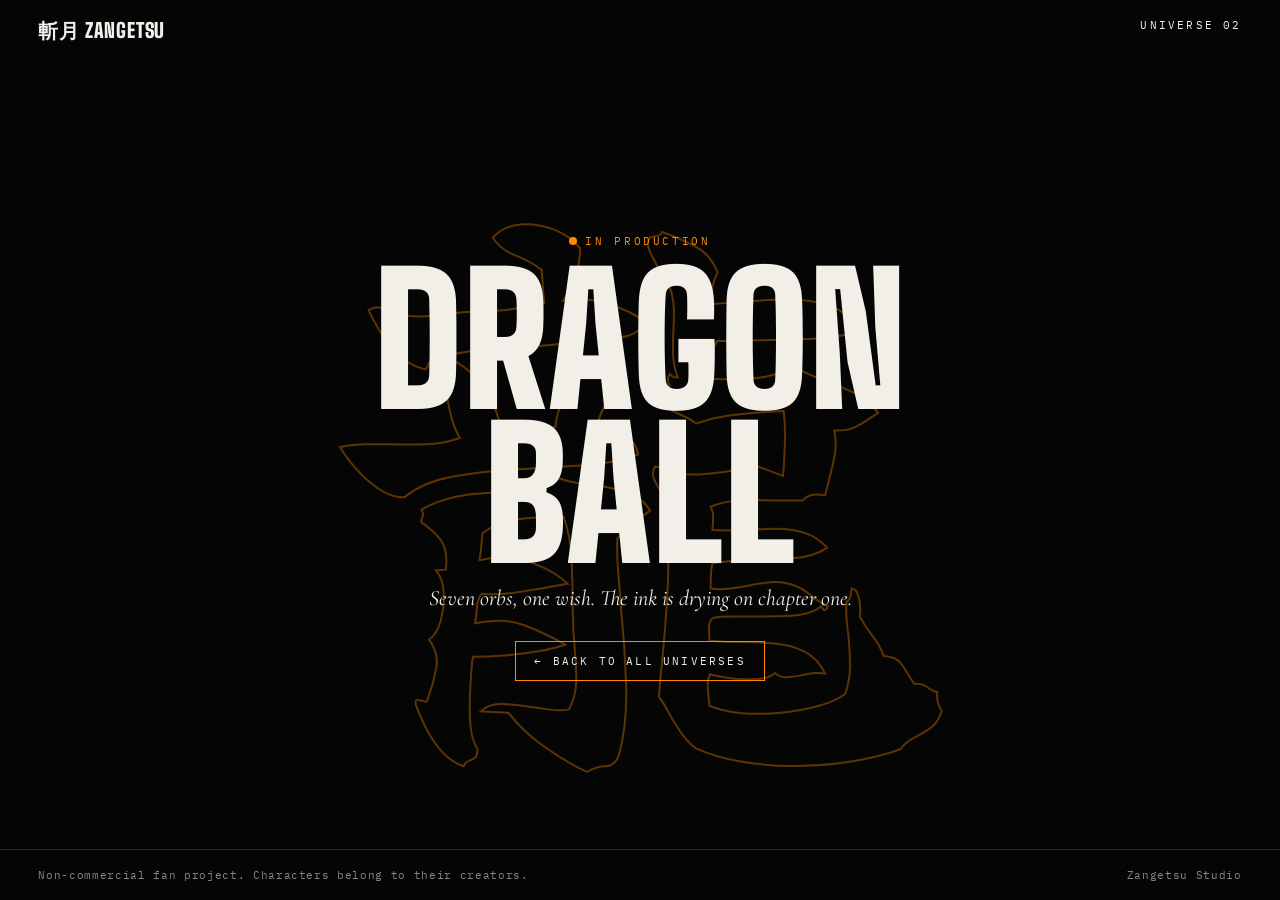
<file: dragonball/index.html>
<!doctype html>
<html lang="en">
<head>
  <meta charset="utf-8">
  <meta name="viewport" content="width=device-width, initial-scale=1">
  <title>Dragon Ball — Zangetsu Studio</title>
  <meta name="description" content="Dragon Ball is in production at Zangetsu Studio, a fan-made anime story site.">
  <link rel="preconnect" href="https://fonts.googleapis.com">
  <link rel="preconnect" href="https://fonts.gstatic.com" crossorigin>
  <link href="https://fonts.googleapis.com/css2?family=Big+Shoulders+Display:wght@900&family=Cormorant+Garamond:ital,wght@1,500&family=IBM+Plex+Mono:wght@400&family=Yuji+Syuku&display=swap" rel="stylesheet">
  <link rel="stylesheet" href="../shared/soon.css">
  <style>:root { --accent: #ff8a00; }</style>
</head>
<body>
  <header><a href="../">斬月 ZANGETSU</a><span>UNIVERSE 02</span></header>
  <main>
    <div class="kanji" aria-hidden="true">龍</div>
    <div>
      <span class="status"><i></i>IN PRODUCTION</span>
      <h1>DRAGON<br>BALL</h1>
      <p>Seven orbs, one wish. The ink is drying on chapter one.</p>
      <a class="back" href="../">← BACK TO ALL UNIVERSES</a>
    </div>
  </main>
  <footer><span>Non-commercial fan project. Characters belong to their creators.</span><span>Zangetsu Studio</span></footer>
</body>
</html>
</file>
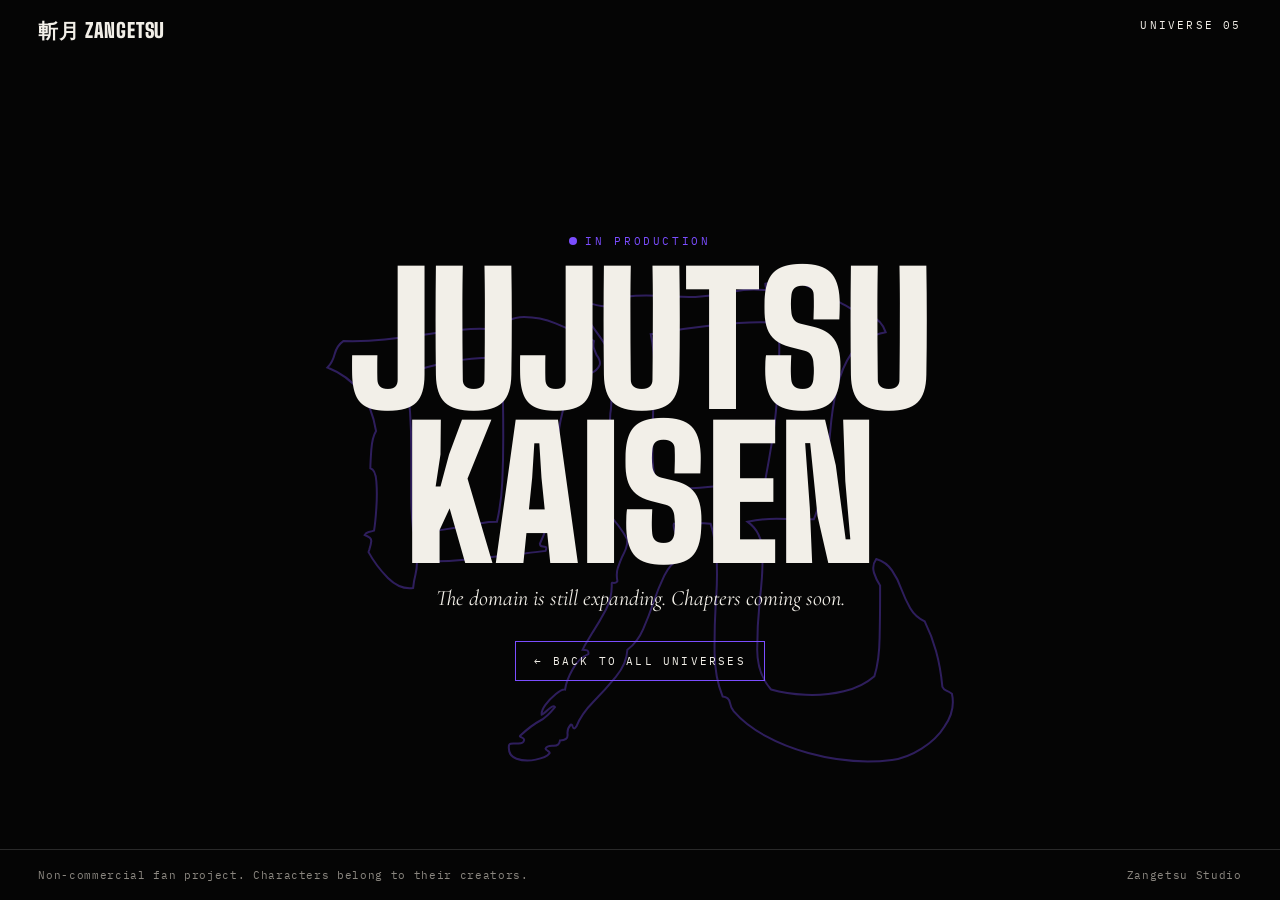
<file: jujutsukaisen/index.html>
<!doctype html>
<html lang="en">
<head>
  <meta charset="utf-8">
  <meta name="viewport" content="width=device-width, initial-scale=1">
  <title>Jujutsu Kaisen — Zangetsu Studio</title>
  <meta name="description" content="Jujutsu Kaisen is in production at Zangetsu Studio, a fan-made anime story site.">
  <link rel="preconnect" href="https://fonts.googleapis.com">
  <link rel="preconnect" href="https://fonts.gstatic.com" crossorigin>
  <link href="https://fonts.googleapis.com/css2?family=Big+Shoulders+Display:wght@900&family=Cormorant+Garamond:ital,wght@1,500&family=IBM+Plex+Mono:wght@400&family=Yuji+Syuku&display=swap" rel="stylesheet">
  <link rel="stylesheet" href="../shared/soon.css">
  <style>:root { --accent: #7b4dff; }</style>
</head>
<body>
  <header><a href="../">斬月 ZANGETSU</a><span>UNIVERSE 05</span></header>
  <main>
    <div class="kanji" aria-hidden="true">呪</div>
    <div>
      <span class="status"><i></i>IN PRODUCTION</span>
      <h1>JUJUTSU<br>KAISEN</h1>
      <p>The domain is still expanding. Chapters coming soon.</p>
      <a class="back" href="../">← BACK TO ALL UNIVERSES</a>
    </div>
  </main>
  <footer><span>Non-commercial fan project. Characters belong to their creators.</span><span>Zangetsu Studio</span></footer>
</body>
</html>
</file>
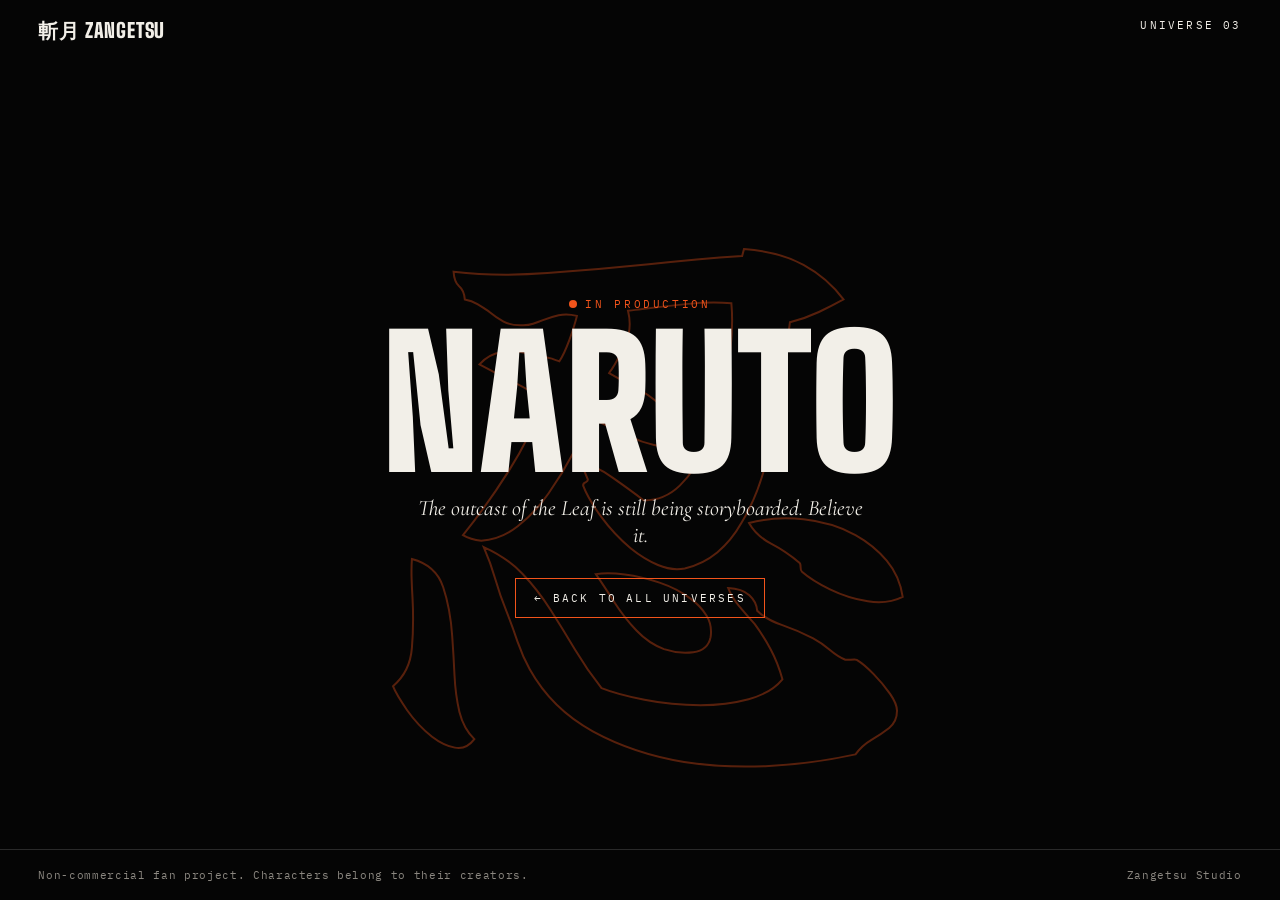
<file: naruto/index.html>
<!doctype html>
<html lang="en">
<head>
  <meta charset="utf-8">
  <meta name="viewport" content="width=device-width, initial-scale=1">
  <title>Naruto — Zangetsu Studio</title>
  <meta name="description" content="Naruto is in production at Zangetsu Studio, a fan-made anime story site.">
  <link rel="preconnect" href="https://fonts.googleapis.com">
  <link rel="preconnect" href="https://fonts.gstatic.com" crossorigin>
  <link href="https://fonts.googleapis.com/css2?family=Big+Shoulders+Display:wght@900&family=Cormorant+Garamond:ital,wght@1,500&family=IBM+Plex+Mono:wght@400&family=Yuji+Syuku&display=swap" rel="stylesheet">
  <link rel="stylesheet" href="../shared/soon.css">
  <style>:root { --accent: #f2541b; }</style>
</head>
<body>
  <header><a href="../">斬月 ZANGETSU</a><span>UNIVERSE 03</span></header>
  <main>
    <div class="kanji" aria-hidden="true">忍</div>
    <div>
      <span class="status"><i></i>IN PRODUCTION</span>
      <h1>NARUTO</h1>
      <p>The outcast of the Leaf is still being storyboarded. Believe it.</p>
      <a class="back" href="../">← BACK TO ALL UNIVERSES</a>
    </div>
  </main>
  <footer><span>Non-commercial fan project. Characters belong to their creators.</span><span>Zangetsu Studio</span></footer>
</body>
</html>
</file>
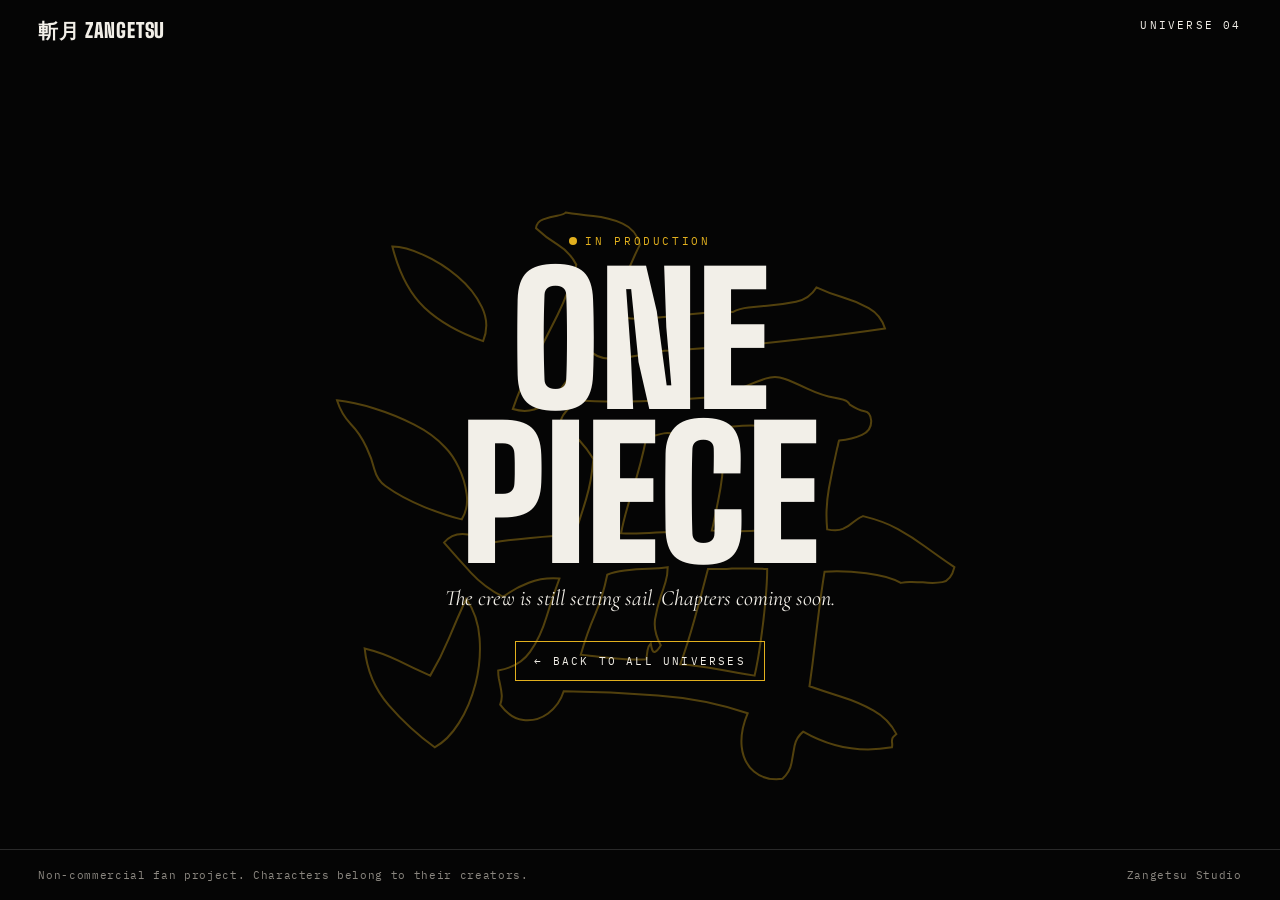
<file: onepiece/index.html>
<!doctype html>
<html lang="en">
<head>
  <meta charset="utf-8">
  <meta name="viewport" content="width=device-width, initial-scale=1">
  <title>One Piece — Zangetsu Studio</title>
  <meta name="description" content="One Piece is in production at Zangetsu Studio, a fan-made anime story site.">
  <link rel="preconnect" href="https://fonts.googleapis.com">
  <link rel="preconnect" href="https://fonts.gstatic.com" crossorigin>
  <link href="https://fonts.googleapis.com/css2?family=Big+Shoulders+Display:wght@900&family=Cormorant+Garamond:ital,wght@1,500&family=IBM+Plex+Mono:wght@400&family=Yuji+Syuku&display=swap" rel="stylesheet">
  <link rel="stylesheet" href="../shared/soon.css">
  <style>:root { --accent: #e2b01e; }</style>
</head>
<body>
  <header><a href="../">斬月 ZANGETSU</a><span>UNIVERSE 04</span></header>
  <main>
    <div class="kanji" aria-hidden="true">海</div>
    <div>
      <span class="status"><i></i>IN PRODUCTION</span>
      <h1>ONE<br>PIECE</h1>
      <p>The crew is still setting sail. Chapters coming soon.</p>
      <a class="back" href="../">← BACK TO ALL UNIVERSES</a>
    </div>
  </main>
  <footer><span>Non-commercial fan project. Characters belong to their creators.</span><span>Zangetsu Studio</span></footer>
</body>
</html>
</file>
<file: shared/home.css>
/* ZANGETSU STUDIO — universe hub */

:root {
  --ink: #050505;
  --paper: #f2efe8;
  --red: #c8102e;
  --grey: #8b8780;
  --display: "Big Shoulders Display", "Oswald", Impact, sans-serif;
  --serif: "Cormorant Garamond", Georgia, serif;
  --mono: "IBM Plex Mono", ui-monospace, monospace;
  --brush: "Yuji Syuku", "Hiragino Mincho ProN", "Yu Mincho", serif;
  --gutter: clamp(16px, 3vw, 40px);
}

*, *::before, *::after { box-sizing: border-box; margin: 0; padding: 0; }
body {
  background: var(--ink); color: var(--paper);
  font-family: var(--mono); font-size: 14px; line-height: 1.5;
  overflow-x: hidden; -webkit-font-smoothing: antialiased;
}
a { color: inherit; text-decoration: none; }
::selection { background: var(--red); color: var(--paper); }
.eyebrow { font-size: 11px; letter-spacing: .22em; text-transform: uppercase; color: var(--grey); }
.line { display: block; overflow: hidden; padding-top: .14em; margin-top: -.06em; }
.line > span { display: block; }

.grain {
  position: fixed; inset: -50%; z-index: 90; pointer-events: none; opacity: .08;
  background-image: url("data:image/svg+xml,%3Csvg xmlns='http://www.w3.org/2000/svg' width='160' height='160'%3E%3Cfilter id='n'%3E%3CfeTurbulence type='fractalNoise' baseFrequency='.9' numOctaves='2' stitchTiles='stitch'/%3E%3C/filter%3E%3Crect width='100%25' height='100%25' filter='url(%23n)'/%3E%3C/svg%3E");
  animation: grain 1s steps(6) infinite;
}
@keyframes grain {
  0% { transform: translate(0, 0); } 20% { transform: translate(-3%, 2%); } 40% { transform: translate(2%, -3%); }
  60% { transform: translate(-2%, -1%); } 80% { transform: translate(3%, 3%); } 100% { transform: translate(0, 0); }
}
.cursor {
  position: fixed; left: 0; top: 0; z-index: 100; pointer-events: none;
  width: 36px; height: 36px; margin: -18px 0 0 -18px; border: 1px solid var(--paper); border-radius: 50%;
  mix-blend-mode: difference; transition: width .25s, height .25s, margin .25s;
}
.cursor span { position: absolute; left: 50%; top: 50%; width: 4px; height: 4px; margin: -2px; background: var(--paper); border-radius: 50%; }
.cursor.is-hover { width: 80px; height: 80px; margin: -40px 0 0 -40px; }
@media (hover: none) { .cursor { display: none; } }

.wipe-out { position: fixed; inset: 0; z-index: 95; pointer-events: none; background: var(--accent, var(--red)); transform: translateY(100%); }

.nav {
  position: fixed; top: 0; left: 0; right: 0; z-index: 80;
  display: flex; align-items: center; justify-content: space-between; gap: 16px;
  padding: 18px var(--gutter) 28px; font-size: 11px; letter-spacing: .2em;
  background: linear-gradient(rgba(5,5,5,.92), transparent);
}
.nav-logo { font-family: var(--display); font-weight: 900; font-size: 20px; letter-spacing: .04em; display: flex; align-items: baseline; gap: 8px; }
.nav-logo b { font-family: var(--brush); font-weight: 400; font-size: 18px; }
.nav-logo span { font-family: var(--mono); font-weight: 400; font-size: 10px; letter-spacing: .3em; opacity: .7; }
@media (max-width: 760px) { .nav-meta { display: none; } }

/* intro */
.intro { padding: 18vh var(--gutter) 6vh; display: grid; grid-template-columns: 1fr auto; align-items: end; gap: 24px 6vw; }
.intro .eyebrow { grid-column: 1 / -1; }
.intro-title { font-family: var(--display); font-weight: 900; font-size: clamp(64px, 12vw, 220px); line-height: .86; }
.intro-title em { font-style: normal; color: transparent; -webkit-text-stroke: 2px var(--paper); }
.intro-sub { max-width: 340px; font-size: 13px; color: var(--grey); padding-bottom: 1.2vw; }
@media (max-width: 760px) { .intro { grid-template-columns: 1fr; padding-top: 14vh; } }

/* universe accordion */
.universes { display: flex; gap: 6px; height: 78vh; min-height: 520px; padding: 0 var(--gutter); }
.uni {
  position: relative; flex: 1 1 0; min-width: 0; overflow: hidden;
  background: #0d0d0d; border-top: 3px solid var(--accent);
  transition: flex-grow .7s cubic-bezier(.7, 0, .2, 1);
}
.uni.is-live { flex-grow: 3.2; }
.universes:hover .uni { flex-grow: 1; }
.universes .uni:hover, .universes .uni:focus-visible { flex-grow: 3.2; }
.uni:focus-visible { outline: 2px solid var(--accent); outline-offset: 2px; }

.uni-art { position: absolute; inset: 0; transition: transform 1.2s cubic-bezier(.2, .8, .2, 1), opacity .6s; opacity: .55; }
.uni:hover .uni-art, .uni.is-live .uni-art { opacity: 1; }
.uni:hover .uni-art { transform: scale(1.05); }
.uni-art img { position: absolute; left: 50%; top: 0; height: 100%; width: auto; translate: -50% 0; mix-blend-mode: screen; z-index: 1; }
.uni-art .moon {
  position: absolute; left: 50%; top: 38%; width: min(60vh, 90%); aspect-ratio: 1; border-radius: 50%; translate: -50% -50%;
  background: radial-gradient(circle at 45% 40%, #e3203f, var(--red) 45%, #8f0a1f);
}
.uni-art::after { content: ""; position: absolute; inset: 0; z-index: 2; background: linear-gradient(transparent 40%, rgba(5,5,5,.92)); }

.art-db { background: radial-gradient(circle at 50% 120%, rgba(255,138,0,.35), transparent 60%), #0d0d0d; }
.art-db .orb {
  position: absolute; left: 50%; top: 38%; width: min(34vh, 70%); aspect-ratio: 1; border-radius: 50%; translate: -50% -50%;
  background: radial-gradient(circle at 35% 30%, #fff6c9 0 6%, #ffc24a 18%, #ff8a00 55%, #b34a00 100%);
  box-shadow: 0 0 80px rgba(255,138,0,.5);
}
.art-db .orb::after {
  content: "★ ★ ★ ★"; position: absolute; inset: 0; display: grid; place-items: center; text-align: center;
  color: #d61f1f; font-size: clamp(14px, 2.4vh, 24px); letter-spacing: .1em; width: 50%; margin: auto; line-height: 1.1;
}
.art-naruto { background: #0d0d0d; }
.art-naruto .swirl {
  position: absolute; left: 50%; top: 38%; width: min(46vh, 90%); aspect-ratio: 1; border-radius: 50%; translate: -50% -50%;
  background: repeating-conic-gradient(from 0deg, #f2541b 0 14deg, transparent 14deg 30deg);
  -webkit-mask: radial-gradient(circle, transparent 12%, #000 13% 62%, transparent 63%);
          mask: radial-gradient(circle, transparent 12%, #000 13% 62%, transparent 63%);
  animation: spin 16s linear infinite;
}
@keyframes spin { to { rotate: 360deg; } }
.art-op .waves {
  position: absolute; inset: 20% 0 30%;
  background: repeating-radial-gradient(circle at 50% 160%, transparent 0 18px, rgba(226,176,30,.6) 18px 21px);
}
.art-jjk { background: radial-gradient(circle at 50% 40%, rgba(123,77,255,.35), transparent 55%), #0d0d0d; }
.art-jjk .cracks {
  position: absolute; left: 50%; top: 38%; width: min(40vh, 80%); aspect-ratio: 1; translate: -50% -50%;
  background:
    linear-gradient(62deg, transparent 49%, #7b4dff 49.5% 50.5%, transparent 51%),
    linear-gradient(-48deg, transparent 49%, #7b4dff 49.5% 50.5%, transparent 51%),
    linear-gradient(8deg, transparent 49%, #b9a2ff 49.6% 50.4%, transparent 51%);
  filter: drop-shadow(0 0 8px #7b4dff);
}

.uni-n { position: absolute; left: 16px; top: 14px; z-index: 3; font-family: var(--display); font-weight: 700; font-size: 18px; color: var(--accent); }
.uni-kanji {
  position: absolute; right: 12px; top: 14px; z-index: 3; writing-mode: vertical-rl;
  font-family: var(--brush); font-size: clamp(28px, 3.4vw, 54px); line-height: 1; color: var(--paper); opacity: .9;
}
.uni-body { position: absolute; left: 16px; right: 16px; bottom: 18px; z-index: 3; }
.uni-status { display: inline-flex; align-items: center; gap: 8px; font-size: 10px; letter-spacing: .2em; color: var(--accent); }
.uni-status i { width: 7px; height: 7px; border-radius: 50%; background: var(--accent); }
.uni.is-live .uni-status i { animation: pulse 1.4s ease-in-out infinite; }
@keyframes pulse { 50% { opacity: .2; } }
.uni-name {
  margin-top: 6px; font-family: var(--display); font-weight: 900; line-height: .84;
  font-size: clamp(30px, 3.2vw, 58px); transition: font-size .6s cubic-bezier(.7, 0, .2, 1);
}
.uni:hover .uni-name, .uni:focus-visible .uni-name,
.universes:not(:hover) .uni.is-live .uni-name { font-size: clamp(44px, 5.4vw, 110px); }
.uni-tag, .uni-cta { display: block; max-width: 360px; opacity: 0; transform: translateY(12px); transition: opacity .4s, transform .5s; }
.uni-tag { margin-top: 10px; font-family: var(--serif); font-style: italic; font-size: 19px; line-height: 1.2; }
.uni-cta { margin-top: 12px; font-size: 11px; letter-spacing: .2em; color: var(--accent); }
.uni:hover .uni-tag, .uni:hover .uni-cta, .uni:focus-visible .uni-tag, .uni:focus-visible .uni-cta,
.universes:not(:hover) .uni.is-live .uni-tag, .universes:not(:hover) .uni.is-live .uni-cta { opacity: 1; transform: none; }
.uni:not(.is-live) .uni-name { color: transparent; -webkit-text-stroke: 1.5px var(--paper); }
.uni:not(.is-live):hover .uni-name { color: var(--accent); -webkit-text-stroke: 0; }

@media (max-width: 760px) {
  .universes { flex-direction: column; height: auto; min-height: 0; }
  .uni, .uni.is-live { flex: none; height: 230px; }
  .uni.is-live { height: 420px; }
  .uni-tag, .uni-cta { opacity: 1; transform: none; }
  .uni-name { font-size: 48px; }
}

/* method */
.method { padding: 16vh var(--gutter) 12vh; }
.method ol { list-style: none; margin-top: 24px; display: grid; grid-template-columns: repeat(3, 1fr); border-top: 1px solid #2a2a2a; }
.method li { padding: 28px 24px 0 0; }
.method li b { font-family: var(--display); font-size: 20px; color: var(--red); }
.method h3 { margin: 6px 0 10px; font-family: var(--display); font-weight: 900; font-size: clamp(44px, 5vw, 84px); line-height: .9; }
.method p { max-width: 320px; font-size: 13px; color: var(--grey); }
@media (max-width: 760px) { .method ol { grid-template-columns: 1fr; } }

.foot {
  display: flex; flex-wrap: wrap; justify-content: space-between; gap: 12px;
  padding: 22px var(--gutter); border-top: 1px solid #2a2a2a; font-size: 11px; color: var(--grey);
}
.foot a { color: var(--paper); }

@media (prefers-reduced-motion: reduce) {
  .grain, .art-naruto .swirl, .uni-status i { animation: none !important; }
}
</file>
<file: bleach/css/style.css>
/* ZANGETSU STUDIO — Bleach-inspired fan site */

:root {
  --ink: #050505;
  --paper: #f2efe8;
  --red: #c8102e;
  --red-deep: #8f0a1f;
  --grey: #8b8780;

  /* Swap --display for a local Bleach-style font: add an @font-face and put its name first. */
  --display: "Big Shoulders Display", "Oswald", Impact, sans-serif;
  --serif: "Cormorant Garamond", Georgia, serif;
  --mono: "IBM Plex Mono", ui-monospace, monospace;
  --brush: "Yuji Syuku", "Hiragino Mincho ProN", "Yu Mincho", serif;

  --gutter: clamp(16px, 3vw, 40px);
}

*, *::before, *::after { box-sizing: border-box; margin: 0; padding: 0; }
html { -webkit-text-size-adjust: 100%; }
html.lenis, html.lenis body { height: auto; }
.lenis.lenis-smooth { scroll-behavior: auto !important; }
body {
  background: var(--ink);
  color: var(--paper);
  font-family: var(--mono);
  font-size: 14px;
  line-height: 1.5;
  overflow-x: hidden;
  -webkit-font-smoothing: antialiased;
}
body.is-loading { overflow: hidden; }
a { color: inherit; text-decoration: none; }
::selection { background: var(--red); color: var(--paper); }

.eyebrow {
  font-family: var(--mono);
  font-size: 11px;
  letter-spacing: .22em;
  text-transform: uppercase;
}
.line { display: block; overflow: hidden; padding-top: .14em; margin-top: -.06em; }
.line > span { display: block; will-change: transform; }

/* film grain */
.grain {
  position: fixed; inset: -50%;
  z-index: 90; pointer-events: none; opacity: .09;
  background-image: url("data:image/svg+xml,%3Csvg xmlns='http://www.w3.org/2000/svg' width='160' height='160'%3E%3Cfilter id='n'%3E%3CfeTurbulence type='fractalNoise' baseFrequency='.9' numOctaves='2' stitchTiles='stitch'/%3E%3C/filter%3E%3Crect width='100%25' height='100%25' filter='url(%23n)'/%3E%3C/svg%3E");
  animation: grain 1s steps(6) infinite;
}
@keyframes grain {
  0% { transform: translate(0, 0); } 20% { transform: translate(-3%, 2%); }
  40% { transform: translate(2%, -3%); } 60% { transform: translate(-2%, -1%); }
  80% { transform: translate(3%, 3%); } 100% { transform: translate(0, 0); }
}

/* cursor */
.cursor {
  position: fixed; left: 0; top: 0; z-index: 100; pointer-events: none;
  width: 36px; height: 36px; margin: -18px 0 0 -18px;
  border: 1px solid var(--paper); border-radius: 50%;
  box-shadow: 0 0 0 1px rgba(5,5,5,.6), inset 0 0 0 1px rgba(5,5,5,.6);
  transition: width .25s, height .25s, margin .25s;
}
.cursor span {
  position: absolute; left: 50%; top: 50%; width: 4px; height: 4px; margin: -2px;
  background: var(--paper); border-radius: 50%; box-shadow: 0 0 0 1px rgba(5,5,5,.6);
}
.cursor.is-hover { width: 70px; height: 70px; margin: -35px 0 0 -35px; }
@media (hover: none) { .cursor { display: none; } }

/* LOADER */
.loader {
  position: fixed; inset: 0; z-index: 200;
  background: var(--ink);
  display: grid; place-items: center;
}
.loader-kanji {
  font-family: var(--brush);
  font-size: clamp(140px, 30vw, 320px);
  line-height: 1;
  color: var(--paper);
  clip-path: inset(0 0 100% 0);
}
.loader-meta {
  position: absolute; left: var(--gutter); right: var(--gutter); bottom: 48px;
  display: flex; justify-content: space-between;
  font-size: 11px; letter-spacing: .22em;
}
.loader-count { font-family: var(--display); font-weight: 900; font-size: 40px; letter-spacing: 0; line-height: .8; }
.loader-bar { position: absolute; left: 0; right: 0; bottom: 0; height: 3px; background: #1a1a1a; }
.loader-bar i { display: block; height: 100%; width: 100%; background: var(--red); transform-origin: left; transform: scaleX(0); }

/* NAV */
.nav {
  position: fixed; top: 0; left: 0; right: 0; z-index: 80;
  display: flex; align-items: center; justify-content: space-between; gap: 24px;
  padding: 18px var(--gutter);
  color: var(--paper);
  font-size: 11px; letter-spacing: .2em; text-transform: uppercase;
  transition: color .3s;
}
.nav.is-dark { color: var(--ink); }
.nav-logo { font-family: var(--display); font-weight: 900; font-size: 20px; letter-spacing: .04em; display: flex; align-items: baseline; gap: 8px; }
.nav-logo b { font-family: var(--brush); font-weight: 400; font-size: 18px; }
.nav-logo span { font-family: var(--mono); font-weight: 400; font-size: 10px; letter-spacing: .3em; opacity: .7; }
.nav-links { display: flex; gap: 28px; }
.nav-links a { position: relative; }
.nav-links a::after {
  content: ""; position: absolute; left: 0; right: 0; bottom: -4px; height: 1px;
  background: currentColor; transform: scaleX(0); transform-origin: right; transition: transform .4s;
}
.nav-links a:hover::after { transform: scaleX(1); transform-origin: left; }
@media (max-width: 760px) { .nav-meta, .nav-links { display: none; } }

/* media slots: hidden until assets/scenes.json supplies a clip */
.scene-media { position: absolute; inset: 0; display: none; pointer-events: none; }
.scene-media.is-on { display: block; }
.scene-media canvas, .scene-media video { width: 100%; height: 100%; object-fit: cover; display: block; }
.has-media > .art, .has-media .art { display: none; }

/* 01 HERO */
.hero {
  position: relative; height: 100vh; height: 100svh; min-height: 560px;
  overflow: hidden; background: var(--ink);
}
.hero-art { position: absolute; inset: 0; display: grid; place-items: center; }
.hero-ink {
  position: relative; height: 96vh; width: auto; margin-top: 4vh;
  mix-blend-mode: screen; transform-origin: 50% 40%; will-change: transform;
  -webkit-mask: radial-gradient(ellipse 52% 50% at 50% 50%, #000 70%, transparent 100%);
          mask: radial-gradient(ellipse 52% 50% at 50% 50%, #000 70%, transparent 100%);
}
.moon {
  position: absolute; left: 50%; top: 46%;
  width: min(62vh, 76vw); aspect-ratio: 1; border-radius: 50%;
  translate: -50% -50%;
  background: radial-gradient(circle at 45% 40%, #e3203f 0%, var(--red) 45%, var(--red-deep) 100%);
  box-shadow: 0 0 120px 10px rgba(200, 16, 46, .35);
}
.hero-kanji {
  position: absolute; right: var(--gutter); top: 58%;
  writing-mode: vertical-rl;
  font-family: var(--brush); font-size: clamp(40px, 7vw, 96px);
  color: var(--paper); opacity: .9; letter-spacing: .1em;
}

.hero-title {
  position: absolute; inset: 0; pointer-events: none;
  font-family: var(--display); font-weight: 900;
  font-size: clamp(56px, 11vw, 184px); line-height: .86; letter-spacing: -.01em;
  text-transform: uppercase;
}
.hero-l, .hero-r { position: absolute; top: 18vh; display: block; }
.hero-l { left: var(--gutter); }
.hero-r { right: var(--gutter); text-align: right; }
.hero-r .line:last-child span, .hero-l .line:last-child span { color: var(--paper); }
.hero-l .line:first-child span, .hero-r .line:first-child span { -webkit-text-stroke: 2px var(--paper); color: transparent; }
.hero-sub {
  position: absolute; left: var(--gutter); bottom: 40px; max-width: 360px;
  font-size: 12px; color: var(--grey); letter-spacing: .04em;
}
.hero-sub b { color: var(--paper); font-weight: 500; letter-spacing: .2em; font-size: 11px; }
.hero-sub em { font-family: var(--display); font-style: normal; font-weight: 900; font-size: 18px; color: var(--red); letter-spacing: .04em; }
.hero-cue {
  position: absolute; right: var(--gutter); bottom: 40px;
  display: flex; align-items: center; gap: 12px; font-size: 11px; letter-spacing: .22em;
}
.hero-cue i { width: 60px; height: 1px; background: var(--paper); transform-origin: left; animation: cue 1.8s ease-in-out infinite; }
@keyframes cue { 0% { transform: scaleX(0); } 50% { transform: scaleX(1); transform-origin: left; } 51% { transform-origin: right; } 100% { transform: scaleX(0); transform-origin: right; } }
.hero-flash { position: absolute; inset: 0; background: var(--ink); opacity: 0; pointer-events: none; }

@media (max-width: 760px) {
  .hero-l, .hero-r { top: 13vh; }
  .hero-r { top: auto; bottom: 22vh; }
  .hero-kanji { display: none; }
  .hero-sub { bottom: 24px; max-width: 220px; font-size: 11px; }
  .hero-cue { bottom: 24px; }
  .hero-cue span:last-child { display: none; }
}

/* 02 DESCENT */
.descent { position: relative; height: 100vh; height: 100svh; overflow: hidden; background: var(--ink); }
.reiatsu { position: absolute; inset: 0; width: 100%; height: 100%; }
.descent-inner { position: absolute; inset: 0; display: grid; place-items: center; }
.descent-art { position: absolute; inset: 0; display: grid; place-items: center; }
.descent-ink {
  position: absolute; left: 50%; top: 50%; height: 100vh; width: auto; translate: -50% -50%;
  opacity: 0; will-change: transform, opacity;
  -webkit-mask: radial-gradient(ellipse 50% 50% at 50% 45%, #000 60%, transparent 100%);
          mask: radial-gradient(ellipse 50% 50% at 50% 45%, #000 60%, transparent 100%);
}
.blade {
  position: absolute; left: 50%; top: 4vh; width: auto; height: 74vh;
  translate: -50% 0; filter: drop-shadow(0 0 18px rgba(255,255,255,.35));
}
.shock {
  position: absolute; left: 50%; top: 78vh; width: 60vw; aspect-ratio: 4 / 1;
  translate: -50% -50%; border: 2px solid var(--paper); border-radius: 50%;
  opacity: 0; transform: scale(0);
}
.descent-text { position: absolute; left: var(--gutter); bottom: 9vh; z-index: 2; }
.descent-kanji { font-family: var(--brush); font-size: clamp(80px, 14vw, 200px); line-height: 1; display: flex; gap: .05em; }
.descent-kanji span { display: inline-block; opacity: 0; }
.descent-cap { margin-top: 12px; font-size: 12px; letter-spacing: .2em; color: var(--grey); }
.descent-cap em { font-family: var(--serif); font-size: 20px; letter-spacing: 0; color: var(--paper); }

/* 03 THE CUT */
.frame { position: relative; height: 100vh; height: 100svh; overflow: hidden; background: var(--red); }
.frame-gap { position: absolute; inset: 0; width: 100%; height: 100%; }
.frame-half { position: absolute; inset: 0; will-change: transform; }
.frame-half.a { clip-path: polygon(0 0, 100% 0, 100% 28.1%, 0 77.75%); }
.frame-half.b { clip-path: polygon(0 77.75%, 100% 28.1%, 100% 100%, 0 100%); }
.frame-content {
  position: absolute; inset: 0;
  background: var(--red);
}
.frame-label { position: absolute; top: 90px; left: var(--gutter); font-size: 11px; letter-spacing: .22em; }
.frame-kanji {
  position: absolute; right: 4vw; top: 50%; translate: 0 -54%;
  font-family: var(--brush); font-size: min(70vh, 62vw); line-height: 1; color: var(--ink); opacity: .14;
}
.frame-ink {
  position: absolute; right: 6vw; bottom: 0; height: 94vh; width: auto;
  -webkit-mask: linear-gradient(#000 80%, transparent);
          mask: linear-gradient(#000 80%, transparent);
}
.frame-title {
  position: absolute; left: var(--gutter); bottom: 15vh;
  font-family: var(--display); font-weight: 900; font-size: clamp(48px, 8.4vw, 148px);
  line-height: .84; color: var(--paper);
}
.slash { position: absolute; inset: 0; width: 100%; height: 100%; pointer-events: none; filter: drop-shadow(0 0 10px #fff); }
.slash-stroke { transform-box: fill-box; transform-origin: 0 50%; transform: scaleX(0); }

/* 04 HIT */
.hit { position: relative; height: 100vh; height: 100svh; overflow: hidden; background: var(--red); }
.speedlines {
  position: absolute; inset: -40%;
  background: repeating-conic-gradient(from 0deg at 50% 50%, rgba(5,5,5,.55) 0deg .6deg, transparent .6deg 3.2deg, rgba(5,5,5,.25) 3.2deg 3.6deg, transparent 3.6deg 6deg);
  -webkit-mask: radial-gradient(circle at 50% 50%, transparent 18%, #000 52%);
          mask: radial-gradient(circle at 50% 50%, transparent 18%, #000 52%);
  opacity: 0;
}
.hit-kanji {
  position: absolute; right: -2vw; top: 50%; translate: 0 -50%;
  font-family: var(--brush); font-size: min(90vh, 80vw); line-height: 1;
  color: transparent; -webkit-text-stroke: 2px rgba(5,5,5,.6); display: none;
}
.hit-ink {
  position: absolute; right: 3vw; top: 50%; translate: 0 -50%; height: 100vh; width: auto;
  transform-origin: 70% 50%; will-change: transform, opacity;
  -webkit-mask: linear-gradient(90deg, transparent, #000 18%);
          mask: linear-gradient(90deg, transparent, #000 18%);
}
.hit-type { position: absolute; left: var(--gutter); top: 50%; translate: 0 -50%; font-family: var(--display); font-weight: 900; line-height: .8; }
.hit-ours { display: block; font-size: clamp(18px, 2.4vw, 40px); letter-spacing: .04em; margin: 0 0 .3em .4vw; }
.hit-big { display: flex; font-size: clamp(110px, 21vw, 360px); letter-spacing: -.02em; text-shadow: .03em .03em 0 var(--ink); }
.hit-big span { display: inline-block; transform-origin: 50% 80%; }
.hit-cap { position: absolute; right: var(--gutter); bottom: 9vh; max-width: 300px; font-size: 12px; letter-spacing: .04em; }
.hit-invert { position: absolute; inset: 0; background: #fff; mix-blend-mode: difference; opacity: 0; visibility: hidden; pointer-events: none; }
.wipe { position: absolute; inset: 0; pointer-events: none; }
.wipe i { position: absolute; inset: -10% -60%; }
.wipe .w1 { background: var(--paper); }
.wipe .w2 { background: var(--ink); }
.wipe .w3 { background: var(--paper); }

/* 05 MANIFESTO */
.manifesto { position: relative; background: var(--paper); color: var(--ink); padding: 18vh var(--gutter) 14vh; }
.manifesto-title {
  margin-top: 28px;
  font-family: var(--display); font-weight: 900; font-size: clamp(56px, 11vw, 200px); line-height: .84;
}
.manifesto-title em { font-style: normal; color: var(--red); }
.manifesto-cols {
  margin-top: 8vh; display: grid; grid-template-columns: 1fr 1fr; gap: 6vw;
  padding-top: 28px; border-top: 1px solid var(--ink);
}
.manifesto-cols p { max-width: 460px; font-size: 14px; }
.poem { font-family: var(--serif); font-style: italic; font-size: clamp(24px, 2.6vw, 38px); line-height: 1.2; }
.stats { margin-top: 10vh; display: grid; grid-template-columns: repeat(4, 1fr); border-top: 1px solid var(--ink); }
.stats div { padding: 24px 16px 0 0; }
.stats b { display: block; font-family: var(--display); font-weight: 900; font-size: clamp(48px, 6vw, 96px); line-height: 1; }
.stats span { font-size: 11px; letter-spacing: .14em; text-transform: uppercase; color: #5c5853; }
@media (max-width: 760px) {
  .manifesto-cols { grid-template-columns: 1fr; }
  .stats { grid-template-columns: 1fr 1fr; row-gap: 24px; }
}

/* 06 WORK */
.work { position: relative; background: var(--paper); color: var(--ink); padding: 6vh var(--gutter) 16vh; }
.work-head { display: flex; justify-content: space-between; padding-bottom: 20px; }
.work-list { list-style: none; border-top: 1px solid var(--ink); }
.work-list li {
  position: relative; display: grid; grid-template-columns: 70px 1fr auto 80px; align-items: center; gap: 20px;
  padding: 26px 0; border-bottom: 1px solid var(--ink); cursor: pointer; overflow: hidden;
}
.work-list li::before {
  content: ""; position: absolute; inset: 0; background: var(--red);
  transform: scaleY(0); transform-origin: bottom; transition: transform .45s cubic-bezier(.7,0,.2,1);
}
.work-list li:hover::before { transform: scaleY(1); transform-origin: top; }
.work-list li > span { position: relative; transition: color .3s, transform .45s cubic-bezier(.7,0,.2,1); }
.work-list li:hover > span { color: var(--paper); }
.work-list li:hover .t { transform: translateX(16px); }
.work-list .n { font-family: var(--display); font-weight: 700; font-size: 22px; }
.work-list .t { font-family: var(--display); font-weight: 900; font-size: clamp(30px, 5vw, 76px); line-height: .9; }
.work-list .d { font-size: 12px; max-width: 240px; color: #5c5853; }
.work-list .k { font-family: var(--brush); font-size: 34px; text-align: right; }
@media (max-width: 760px) {
  .work-list li { grid-template-columns: 40px 1fr 50px; }
  .work-list .d { display: none; }
}
.work-preview {
  position: fixed; left: 0; top: 0; z-index: 60; pointer-events: none;
  width: 300px; aspect-ratio: 3 / 4; margin: -200px 0 0 -150px;
  overflow: hidden; clip-path: inset(50% 0 50% 0);
}
.wp-inner { position: absolute; inset: 0; background: var(--paper); }
.wp-inner img { width: 100%; height: 100%; object-fit: cover; object-position: top; display: block; }
@media (hover: none) { .work-preview { display: none; } }

/* MARQUEE */
.marquee { position: relative; overflow: hidden; background: var(--red); color: var(--paper); padding: 18px 0; border-block: 2px solid var(--ink); }
.marquee.alt { background: var(--ink); color: transparent; -webkit-text-stroke: 1px var(--paper); border-color: var(--red); }
.marquee-track { display: flex; width: max-content; will-change: transform; }
.marquee-track span {
  flex: none; padding: 0 .6em; font-family: var(--display); font-weight: 900;
  font-size: clamp(40px, 6vw, 96px); line-height: 1; white-space: nowrap;
}
.marquee-track span::after { content: "✦"; margin-left: 1.2em; font-size: .4em; vertical-align: middle; -webkit-text-stroke: 0; color: var(--ink); }
.marquee.alt .marquee-track span::after { color: var(--red); }

/* 07 ROSTER */
.roster { position: relative; height: 100vh; height: 100svh; overflow: hidden; background: var(--paper); color: var(--ink); }
.roster-head { position: absolute; left: var(--gutter); top: 96px; z-index: 2; max-width: 360px; }
.roster-head h2 { margin: 14px 0; font-family: var(--display); font-weight: 900; font-size: clamp(48px, 7vw, 120px); line-height: .84; }
.roster-head p { font-size: 12px; color: #5c5853; }
.roster-count { position: absolute; right: var(--gutter); top: 96px; font-family: var(--display); font-weight: 900; display: flex; align-items: baseline; gap: 6px; }
.roster-count b { font-size: clamp(48px, 6vw, 96px); line-height: 1; color: var(--red); }
.roster-count span { font-size: 22px; }
.deck { position: absolute; inset: 0; }
.card {
  position: absolute; left: 50%; top: 58%;
  width: clamp(150px, 15vw, 240px); margin-left: calc(clamp(150px, 15vw, 240px) / -2);
  translate: 0 -50%;
  background: var(--paper); border: 2px solid var(--ink); padding: 8px 8px 12px;
  box-shadow: 6px 6px 0 var(--ink);
  transform-origin: 50% 120%;
  will-change: transform;
}
.card-art { aspect-ratio: 640 / 738; overflow: hidden; border: 1px solid var(--ink); }
.card-art img { width: 100%; height: 100%; object-fit: cover; object-position: top; display: block; }
.card-meta { display: flex; justify-content: space-between; align-items: center; margin-top: 8px; font-size: 9px; letter-spacing: .16em; }
.card-meta b { font-family: var(--brush); font-weight: 400; font-size: 15px; letter-spacing: 0; color: var(--red); }
.card h3 { margin-top: 4px; font-family: var(--display); font-weight: 900; font-size: clamp(16px, 1.5vw, 24px); line-height: .95; }
.card p { margin-top: 4px; font-family: var(--serif); font-style: italic; font-size: 14px; line-height: 1.1; color: #3a3733; }
@media (max-width: 760px) {
  .roster-head { max-width: 60vw; }
  .roster-head p { display: none; }
  .card { width: 38vw; margin-left: -19vw; top: 64%; }
}

/* 08 HOLLOW */
.hollow { position: relative; height: 100vh; height: 100svh; overflow: hidden; background: var(--ink); }
.hollow-a, .hollow-b { position: absolute; inset: 0; width: 100%; height: 100%; object-fit: cover; object-position: 50% 30%; will-change: transform; }
.hollow-b { clip-path: polygon(0 0, 0 0, 0 100%, 0 100%); }
.hollow-edge { position: absolute; inset: 0; width: 100%; height: 100%; pointer-events: none; }
.hollow-text {
  position: absolute; right: var(--gutter); bottom: 8vh; z-index: 2; text-align: right;
  background: var(--ink); color: var(--paper); padding: 22px 26px; border-left: 4px solid var(--red);
}
.hollow-kanji { font-family: var(--brush); font-size: clamp(64px, 9vw, 140px); line-height: 1; color: var(--red); display: flex; justify-content: flex-end; }
.hollow-kanji span { display: inline-block; }
.hollow-text .eyebrow { display: block; margin: 10px 0 8px; color: var(--grey); }
.hollow-text p { font-family: var(--serif); font-style: italic; font-size: clamp(20px, 2vw, 30px); line-height: 1.15; }

/* 09 VERSUS */
.versus { position: relative; height: 100vh; height: 100svh; overflow: hidden; background: var(--red); }
.vs-half { position: absolute; inset: 0; overflow: hidden; will-change: transform; }
.vs-half img { position: absolute; inset: 0; width: 100%; height: 100%; object-fit: cover; object-position: 50% 30%; }
.vs-half.l { clip-path: polygon(0 0, 58% 0, 42% 100%, 0 100%); }
.vs-half.r { clip-path: polygon(58% 0, 100% 0, 100% 100%, 42% 100%); }
.vs-flash { position: absolute; inset: 0; background: var(--paper); opacity: 0; pointer-events: none; }
.vs-word {
  position: absolute; left: 50%; top: 50%; translate: -50% -50%; display: flex;
  font-family: var(--display); font-weight: 900; font-size: clamp(120px, 22vw, 360px); line-height: .8;
  color: var(--red); -webkit-text-stroke: 4px var(--ink); paint-order: stroke fill; text-shadow: .04em .04em 0 var(--ink);
}
.vs-word span { display: inline-block; will-change: transform, opacity; }
.vs-name { position: absolute; z-index: 2; background: var(--ink); color: var(--paper); padding: 14px 18px; }
.vs-name b { display: block; margin-top: 6px; font-family: var(--display); font-weight: 900; font-size: clamp(28px, 3.6vw, 60px); line-height: .86; }
.vs-name .eyebrow { color: var(--red); }
.vs-name.l { left: var(--gutter); bottom: 8vh; }
.vs-name.r { right: var(--gutter); top: 96px; text-align: right; }

/* 10 MUGETSU */
.mugetsu { position: relative; height: 100vh; height: 100svh; overflow: hidden; background: var(--ink); }

/* beat A: the page */
.mg-page {
  position: absolute; left: 50%; top: 54%; translate: -50% -50%;
  width: min(92vw, 150vh); height: min(78vh, 62vw);
  display: grid; gap: 10px; padding: 12px;
  grid-template-columns: .62fr 1.7fr 1fr;
  grid-template-rows: 1fr 1fr .78fr;
  grid-template-areas: "a1 a1 a2" "a3 a4 a2" "a3 a4 a5";
  background: var(--paper); box-shadow: 0 30px 80px rgba(0,0,0,.6);
  transform-origin: 52% 66%; will-change: transform;
}
.mg-panel { position: relative; overflow: hidden; border: 3px solid var(--ink); background: var(--paper); will-change: transform; }
.mg-panel img { position: absolute; inset: 0; width: 100%; height: 100%; object-fit: cover; }
.a1 { grid-area: a1; } .a1 img { object-position: 50% 35%; }
.a2 { grid-area: a2; } .a2 img { object-position: 50% 20%; }
.a3 { grid-area: a3; } .a3 img { object-position: 30% 40%; }
.a4 { grid-area: a4; } .a4 img { object-position: 50% 30%; }
.a5 { grid-area: a5; } .a5 img { object-position: 60% 30%; }
.mg-box {
  position: absolute; z-index: 2; max-width: 260px; padding: 10px 14px;
  background: var(--paper); border: 2px solid var(--ink); box-shadow: 4px 4px 0 var(--ink);
  font-family: var(--serif); font-style: italic; font-size: clamp(15px, 1.35vw, 20px); line-height: 1.2; color: var(--ink);
}
.b1 { left: 3%; top: 4%; }
.b2 { left: 22%; top: 46%; }
.b3 { right: 4%; bottom: 6%; background: var(--ink); color: var(--paper); box-shadow: 4px 4px 0 var(--red); }

/* beat B: the flood */
.mg-flood { position: absolute; inset: 0; width: 100%; height: 100%; }
.mg-pillar { position: absolute; inset: 0; width: 100%; height: 100%; object-fit: cover; opacity: 0; will-change: transform, opacity; }
.mg-kanji {
  position: absolute; left: 50%; top: 46%; translate: -50% -50%; z-index: 3; display: flex; gap: .04em;
  font-family: var(--brush); font-size: min(40vh, 30vw); line-height: 1; color: var(--paper);
  visibility: hidden; opacity: 0;
}
.mg-kanji span { position: relative; display: inline-block; overflow: hidden; }
.mg-kanji i { position: absolute; inset: -4% -4%; background: var(--ink); transform-origin: 50% 100%; will-change: transform; }
.mg-kanji span:last-child { color: var(--red); }
.mg-nomoon {
  position: absolute; left: 50%; bottom: 9vh; translate: -50% 0; z-index: 3; width: min(90vw, 620px); text-align: center;
  font-size: 12px; letter-spacing: .06em; color: var(--grey); opacity: 0;
}
.mg-nomoon b { font-family: var(--display); font-weight: 900; font-size: 22px; letter-spacing: .08em; color: var(--paper); }
.mg-nomoon em { font-family: var(--serif); font-size: 26px; color: var(--paper); }

/* beat C: the farewell */
.mg-farewell {
  position: absolute; inset: 0; z-index: 4; background: var(--paper); color: var(--ink);
  clip-path: inset(100% 0 0 0);
}
.fw-art { position: absolute; right: 8vw; bottom: 0; height: 92vh; aspect-ratio: 806 / 1036; }
.fw-art img, .fw-art canvas { position: absolute; left: 0; top: 0; height: 100%; }
.fw-art img { width: 100%; }
.fw-art canvas { width: calc(100% * 410 / 806); }
.fw-title {
  position: absolute; left: var(--gutter); top: 30vh;
  font-family: var(--display); font-weight: 900; font-size: clamp(64px, 10vw, 180px); line-height: .86;
}
.fw-title .line:last-child span { color: var(--red); }
.fw-narr { position: absolute; left: var(--gutter); top: calc(30vh + clamp(64px, 10vw, 180px) * 2); max-width: 440px; font-family: var(--serif); font-style: italic; font-size: clamp(18px, 1.7vw, 26px); line-height: 1.25; }
.fw-end { position: absolute; left: var(--gutter); bottom: 6vh; font-size: 11px; letter-spacing: .3em; color: var(--red); }

@media (max-width: 760px) {
  .mg-page {
    width: 94vw; height: 72vh; top: 56%;
    grid-template-columns: 1fr 1.4fr; grid-template-rows: .8fr 1.3fr .9fr;
    grid-template-areas: "a1 a1" "a3 a4" "a2 a5";
  }
  .mg-box { max-width: 52vw; font-size: 14px; }
  .b2 { left: 4%; top: 40%; }
  .fw-art { right: -12vw; height: 70vh; opacity: .9; }
  .fw-title { top: 18vh; }
  .fw-narr { top: calc(18vh + 64px * 2 + 20px); max-width: 60vw; }
}
@media (max-width: 760px) { .hollow-text { left: var(--gutter); } }

/* ARCHIVE + STICKERS: random panels placed by js/main.js */
.archive { position: relative; height: 110vh; min-height: 640px; overflow: hidden; background: var(--paper); color: var(--ink); border-top: 1px solid var(--ink); }
.archive-head { position: absolute; left: var(--gutter); top: 8vh; z-index: 3; max-width: 320px; }
.archive-head p { margin-top: 8px; font-family: var(--serif); font-style: italic; font-size: 20px; line-height: 1.2; }
.scatter-zone { position: absolute; inset: 0; pointer-events: none; }
.sticker {
  position: absolute; width: var(--w, 220px); padding: 8px 8px 22px; background: #fff;
  box-shadow: 0 10px 30px rgba(0,0,0,.25), 0 0 0 1px rgba(5,5,5,.12);
  pointer-events: auto; transition: rotate .45s cubic-bezier(.2,.8,.2,1), scale .45s cubic-bezier(.2,.8,.2,1), box-shadow .45s; will-change: transform;
}
.sticker img { display: block; width: 100%; height: auto; border: 1px solid var(--ink); }
.sticker figcaption { position: absolute; left: 10px; bottom: 5px; font-size: 9px; letter-spacing: .18em; color: #6b6762; }
.sticker::before {
  content: ""; position: absolute; left: 50%; top: -12px; width: 80px; height: 24px; translate: -50% 0; rotate: var(--tape, -4deg);
  background: rgba(200, 16, 46, .78);
}
.sticker:hover { z-index: 5; rotate: 0deg !important; scale: 1.08; box-shadow: 0 20px 50px rgba(0,0,0,.35), 0 0 0 1px rgba(5,5,5,.12); }
.contact-zone { left: 52%; top: 8vh; bottom: auto; height: 60vh; }
.contact-zone .sticker::before { background: rgba(5,5,5,.75); }
.marquee-thumb {
  flex: none; align-self: center; height: 1em; width: auto; margin: 0 .3em; font-size: clamp(40px, 6vw, 96px);
  border: 2px solid var(--ink); background: var(--paper); rotate: var(--r, -3deg);
}
.marquee.alt .marquee-thumb { border-color: var(--paper); }
.loader-panel {
  position: absolute; left: 50%; top: 50%; translate: -50% -50%; height: 70vh; width: auto; max-width: 80vw;
  object-fit: contain; opacity: .14; filter: grayscale(1) contrast(1.2); pointer-events: none;
}
@media (max-width: 760px) {
  .sticker { --w: 150px !important; }
  .contact-zone { display: none; }
}

/* STORY: chapter tags, narrator lines, HUD */
.chapter-tag {
  position: absolute; left: var(--gutter); top: 84px; z-index: 3;
  display: flex; flex-direction: column; gap: 2px;
}
.chapter-tag span { font-size: 11px; letter-spacing: .24em; color: var(--red); }
.chapter-tag b { font-family: var(--display); font-weight: 900; font-size: clamp(20px, 2vw, 30px); letter-spacing: .03em; }
.hit .chapter-tag span { color: var(--ink); }
.frame-label { color: var(--paper); }
.frame-narr {
  position: absolute; left: var(--gutter); bottom: 3.5vh; max-width: 520px;
  font-family: var(--serif); font-style: italic; font-size: clamp(16px, 1.5vw, 22px); color: var(--paper);
}
.vs-narr {
  position: absolute; left: 50%; bottom: 4vh; translate: -50% 0; z-index: 3; white-space: nowrap;
  font-family: var(--serif); font-style: italic; font-size: clamp(16px, 1.6vw, 24px);
  background: var(--paper); color: var(--ink); padding: 6px 14px;
}
.stamp {
  position: absolute; right: 6%; top: 8%; z-index: 2; padding: 6px 10px;
  border: 3px solid var(--red); color: var(--red); background: rgba(242,239,232,.85);
  font-family: var(--display); font-style: normal; font-weight: 900; font-size: clamp(14px, 1.3vw, 22px); line-height: 1; text-align: center;
  transform: rotate(-12deg) scale(2.4); opacity: 0;
}
.card-art { position: relative; }
.hud {
  position: fixed; left: 50%; top: 62px; translate: -50% 0; z-index: 70;
  display: flex; align-items: center; gap: 12px;
  color: var(--paper); pointer-events: none; opacity: 0; white-space: nowrap; transition: color .3s;
}
.hud.is-dark { color: var(--ink); }
.hud-ch { font-size: 10px; letter-spacing: .24em; }
.hud-title { font-family: var(--display); font-weight: 900; font-size: 15px; letter-spacing: .06em; }
.hud-ticks { display: flex; gap: 4px; }
.hud-ticks i { display: block; width: 10px; height: 2px; background: currentColor; opacity: .35; transition: width .3s, opacity .3s; }
.hud-ticks i.on { width: 28px; opacity: 1; }
@media (max-width: 760px) {
  .hud { top: auto; bottom: 12px; }
  .hud-ticks { display: none; }
  .vs-narr { white-space: normal; width: calc(100% - 32px); text-align: center; }
  .chapter-tag { top: 72px; }
  .frame-narr { bottom: 2vh; max-width: 80vw; }
}

/* 11 FRAMES */
.frames { position: relative; height: 100vh; height: 100svh; overflow: hidden; background: var(--ink); }
.frames-head {
  position: absolute; left: var(--gutter); right: var(--gutter); top: 84px; z-index: 2;
  display: flex; justify-content: space-between; align-items: flex-end; gap: 16px;
  border-bottom: 1px solid #2a2a2a; padding-bottom: 14px;
}
.frames-head h2 { font-family: var(--display); font-weight: 900; font-size: clamp(36px, 6vw, 96px); line-height: .85; text-align: right; }
.frames-track {
  position: absolute; left: 0; top: 0; bottom: 0;
  display: flex; align-items: center; gap: 2.4vw;
  padding: 140px var(--gutter) 40px; will-change: transform;
}
.panel { position: relative; flex: none; height: min(62vh, 120vw); aspect-ratio: 3 / 4; }
.panel:nth-child(even) { aspect-ratio: 4 / 5; margin-top: 8vh; }
.panel-art {
  position: absolute; inset: 0; overflow: hidden; border: 3px solid var(--paper);
  background: var(--paper);
}
.panel-art img { position: absolute; left: 0; top: -7%; width: 100%; height: 114%; object-fit: cover; }
.panel figcaption {
  position: absolute; left: 0; right: 0; bottom: -34px;
  display: flex; gap: 14px; font-family: var(--display); font-weight: 700; font-size: 18px; letter-spacing: .06em;
}
.panel figcaption span { font-family: var(--mono); font-weight: 400; font-size: 11px; color: var(--red); padding-top: 4px; }

/* 12 CONTACT */
.contact { position: relative; background: var(--red); color: var(--paper); padding: 18vh var(--gutter) 0; overflow: hidden; }
.contact-big {
  display: block; margin-top: 28px;
  font-family: var(--display); font-weight: 900; font-size: clamp(56px, 10vw, 180px); line-height: .84;
}
.contact-big em { font-style: normal; color: var(--ink); transition: color .3s; }
.contact-big:hover em { color: var(--paper); }
.contact-row {
  margin-top: 10vh; padding: 20px 0; border-top: 1px solid rgba(242,239,232,.5);
  display: flex; flex-wrap: wrap; justify-content: space-between; gap: 12px; font-size: 12px;
}
.contact-word {
  font-family: var(--display); font-weight: 900; font-size: 24.5vw; line-height: .78;
  margin: 2vh calc(var(--gutter) * -1) -2vw; text-align: center; color: var(--ink);
}

@media (prefers-reduced-motion: reduce) {
  .grain, .hero-cue i { animation: none; }
}

/* keep the nav + HUD legible over full-bleed art */
.hollow::before, .versus::before {
  content: ""; position: absolute; left: 0; right: 0; top: 0; height: 130px; z-index: 2; pointer-events: none;
  background: linear-gradient(rgba(5,5,5,.85), transparent);
}
</file>
<file: shared/soon.css>
/* coming-soon page shared by every universe still in production */
:root { --ink:#050505; --paper:#f2efe8; --grey:#8b8780; --gutter:clamp(16px,3vw,40px);
  --display:"Big Shoulders Display",Impact,sans-serif; --serif:"Cormorant Garamond",Georgia,serif;
  --mono:"IBM Plex Mono",ui-monospace,monospace; --brush:"Yuji Syuku","Yu Mincho",serif; }
*,*::before,*::after { box-sizing:border-box; margin:0; padding:0; }
body { min-height:100vh; min-height:100svh; background:var(--ink); color:var(--paper); font-family:var(--mono); font-size:14px;
  display:grid; grid-template-rows:auto 1fr auto; overflow-x:hidden; -webkit-font-smoothing:antialiased; }
a { color:inherit; text-decoration:none; }
header, footer { display:flex; justify-content:space-between; gap:12px; padding:18px var(--gutter); font-size:11px; letter-spacing:.2em; }
header a:first-child { font-family:var(--display); font-weight:900; font-size:20px; letter-spacing:.04em; }
footer { color:var(--grey); letter-spacing:.06em; border-top:1px solid #2a2a2a; }
main { position:relative; display:grid; place-items:center; text-align:center; padding:6vh var(--gutter); overflow:hidden; }
.kanji { position:absolute; inset:0; display:grid; place-items:center; font-family:var(--brush); font-size:min(70vh,80vw); line-height:1;
  color:transparent; -webkit-text-stroke:2px var(--accent); opacity:.35; animation:breathe 6s ease-in-out infinite; }
@keyframes breathe { 50% { transform:scale(1.04); opacity:.5; } }
.status { position:relative; display:inline-flex; align-items:center; gap:8px; font-size:11px; letter-spacing:.24em; color:var(--accent); }
.status i { width:8px; height:8px; border-radius:50%; background:var(--accent); animation:pulse 1.4s ease-in-out infinite; }
@keyframes pulse { 50% { opacity:.2; } }
h1 { position:relative; margin:14px 0; font-family:var(--display); font-weight:900; font-size:clamp(72px,14vw,240px); line-height:.86;
  animation:rise 1s cubic-bezier(.2,.8,.2,1) both; }
@keyframes rise { from { transform:translateY(30px); opacity:0; } }
p { position:relative; max-width:460px; margin:0 auto; font-family:var(--serif); font-style:italic; font-size:22px; line-height:1.25; }
.back { position:relative; display:inline-block; margin-top:28px; padding:12px 18px; border:1px solid var(--accent); font-size:11px; letter-spacing:.2em; transition:background .3s, color .3s; }
.back:hover { background:var(--accent); color:var(--ink); }
@media (prefers-reduced-motion: reduce) { .kanji, .status i, h1 { animation:none; } }
</file>
